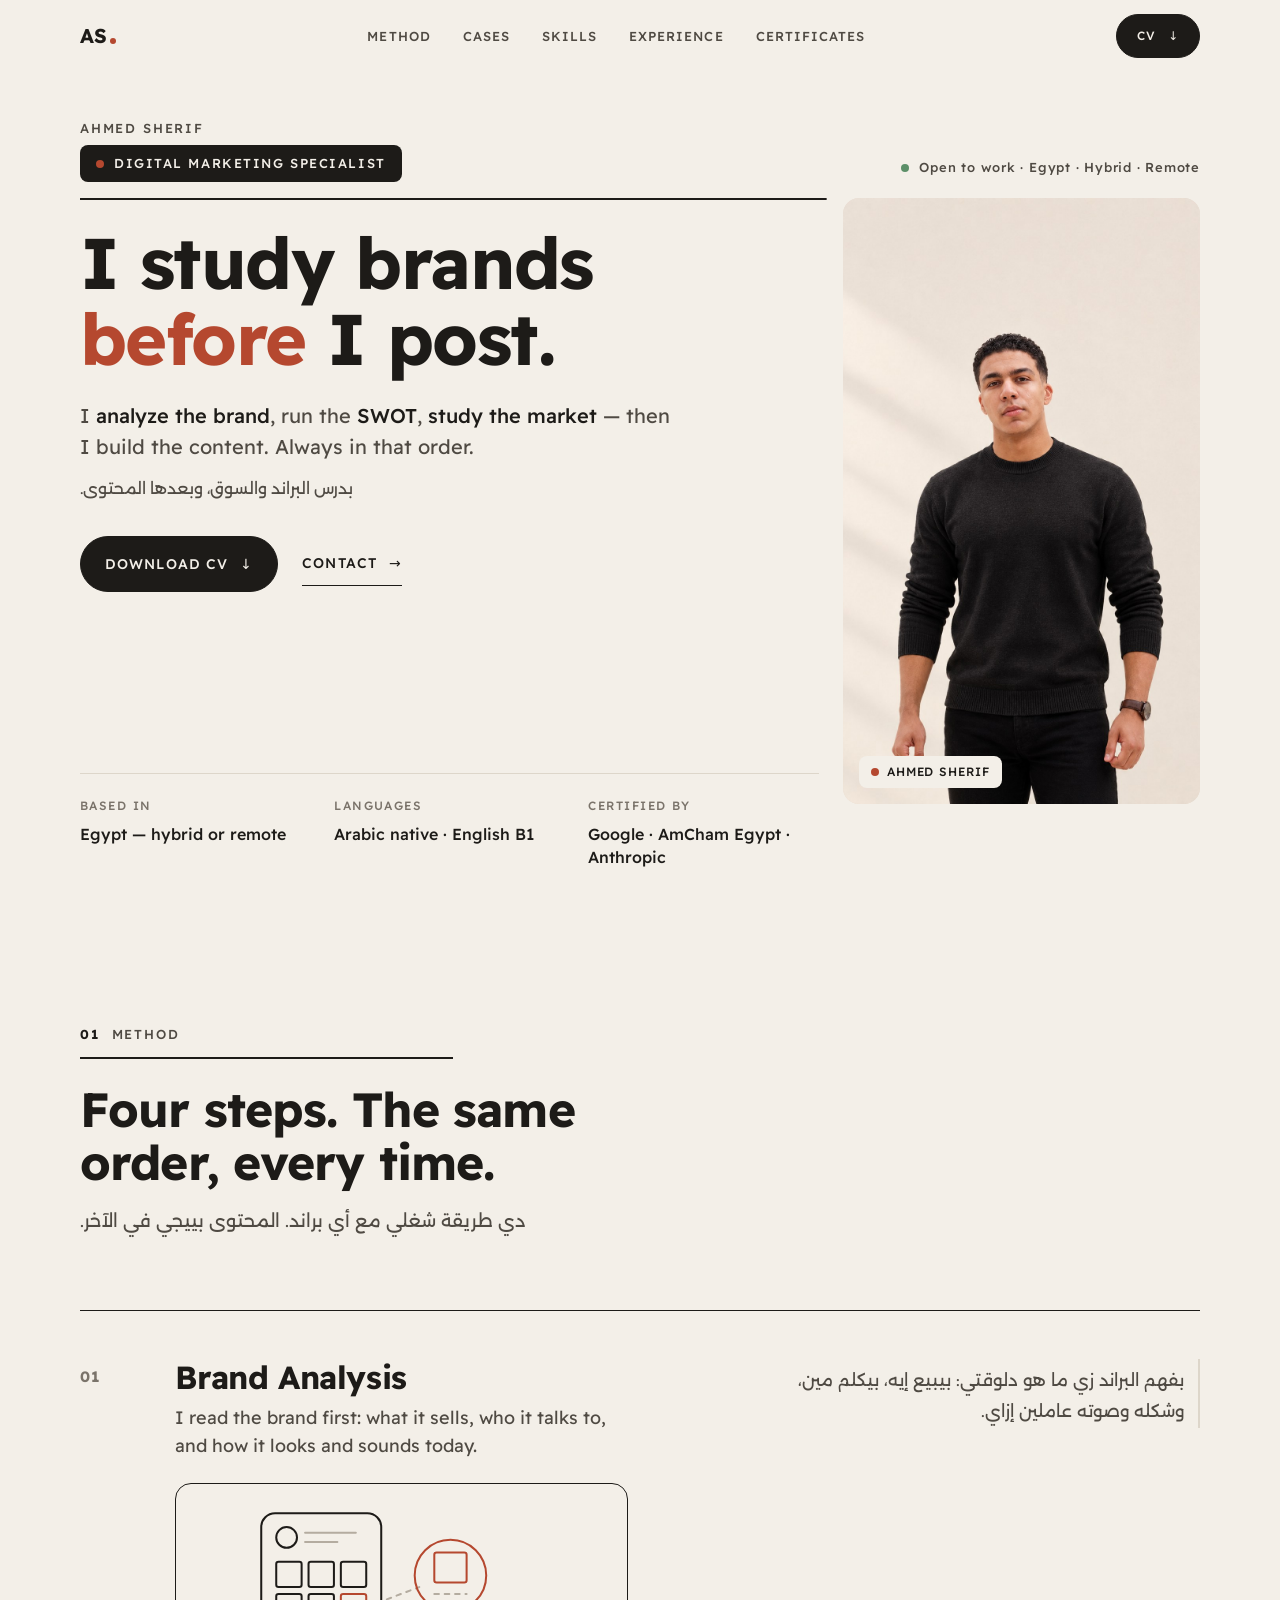
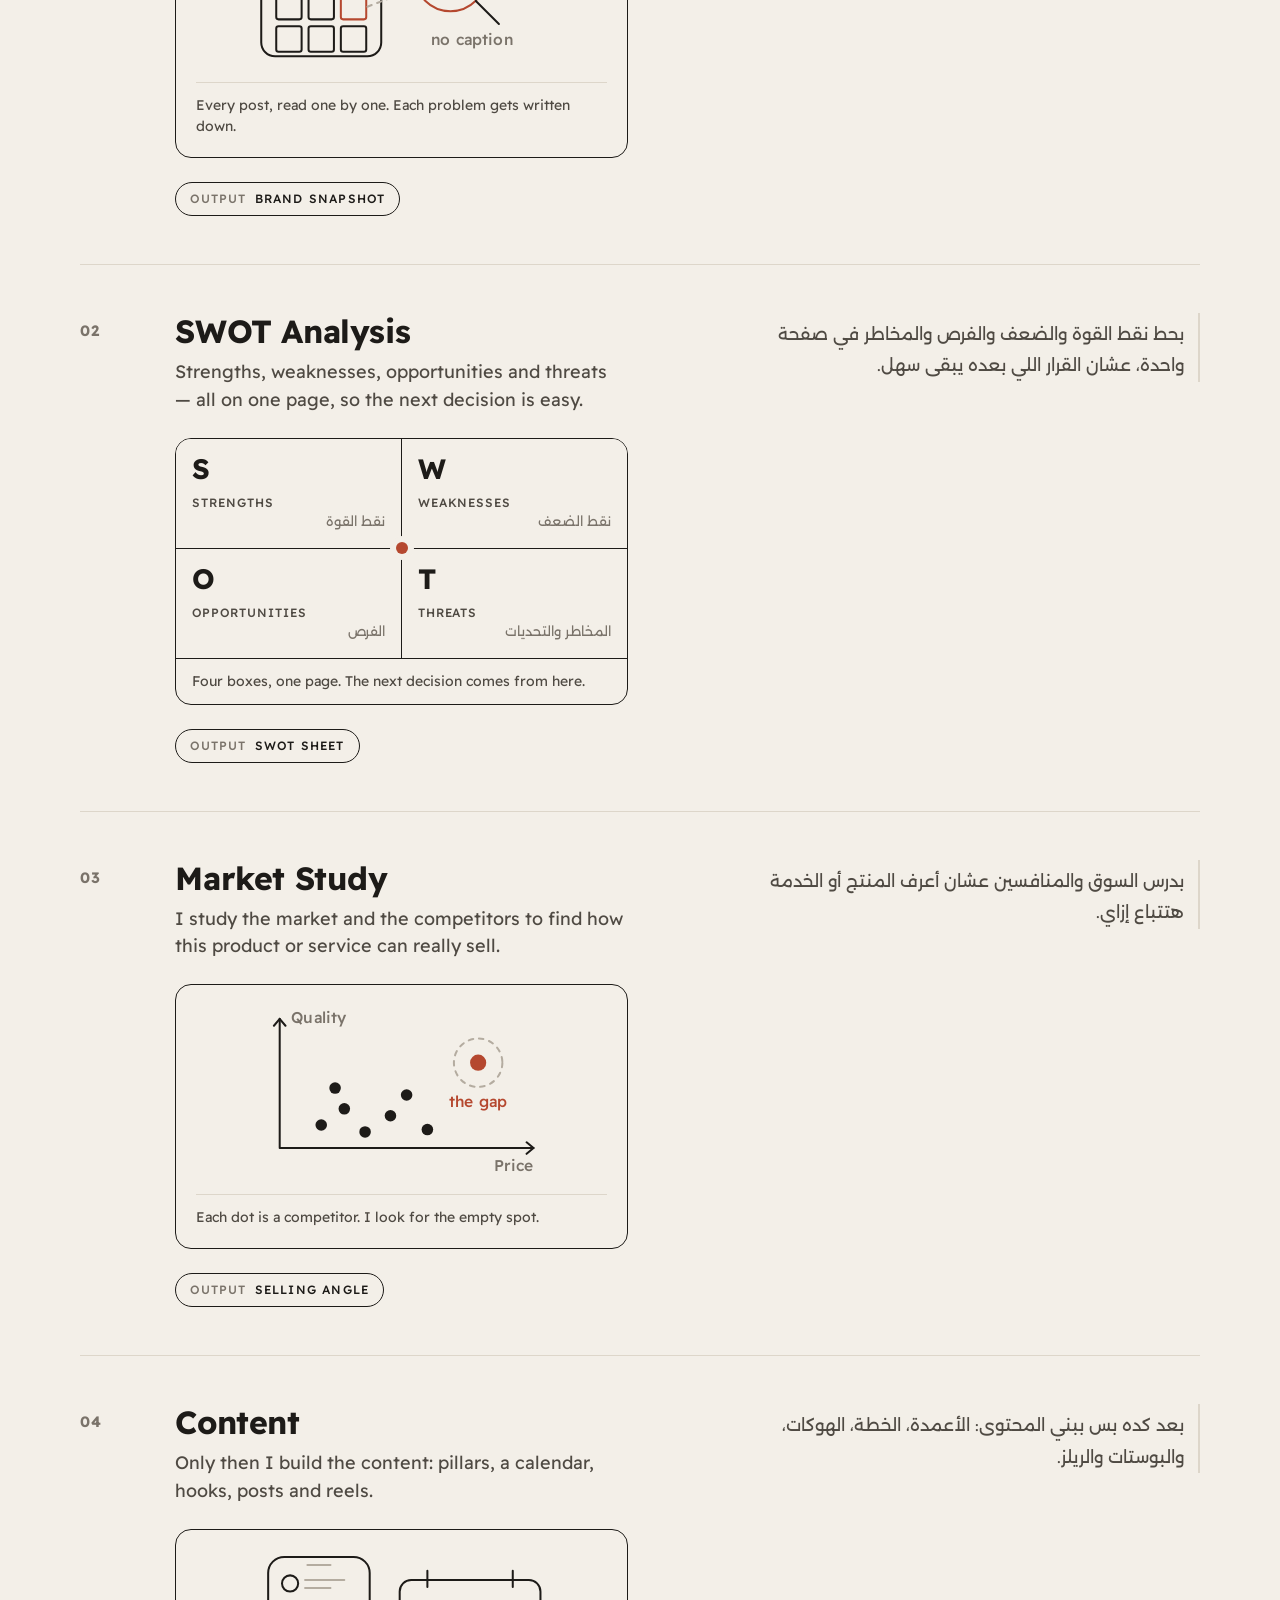
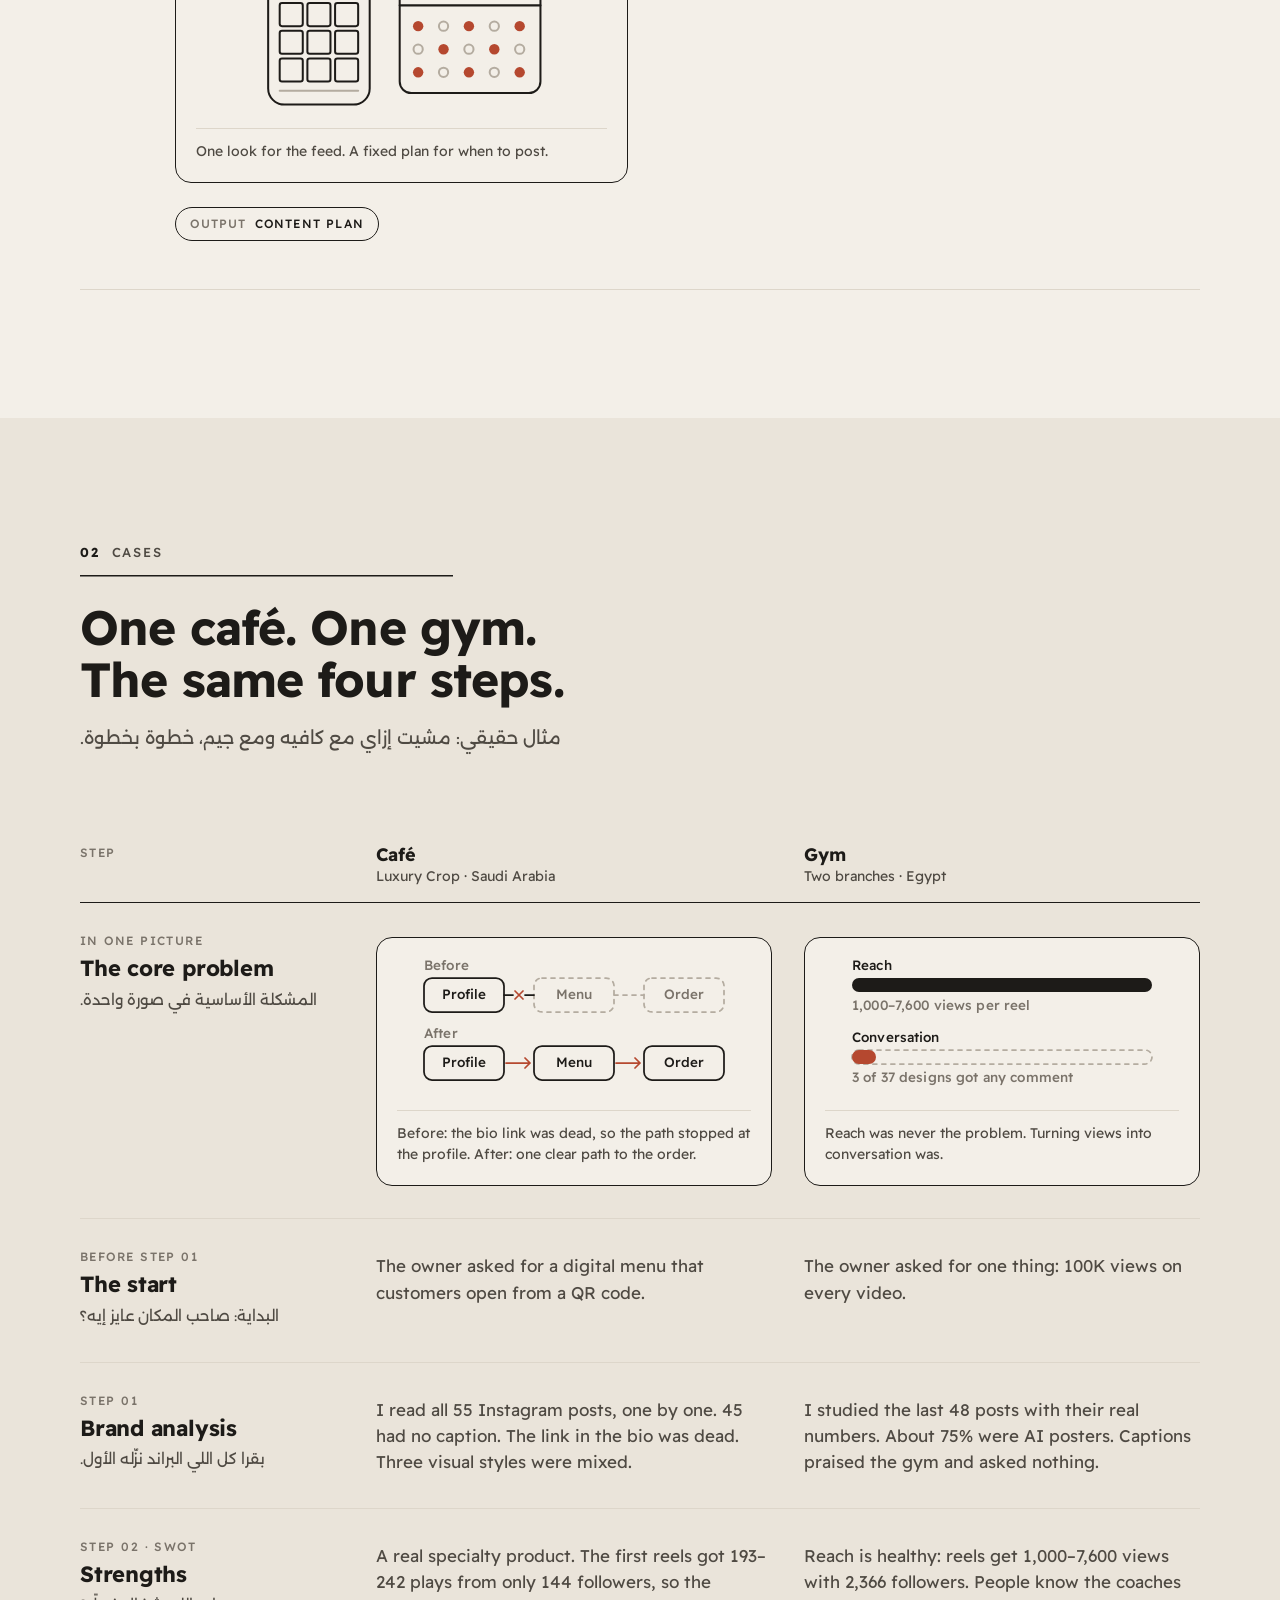
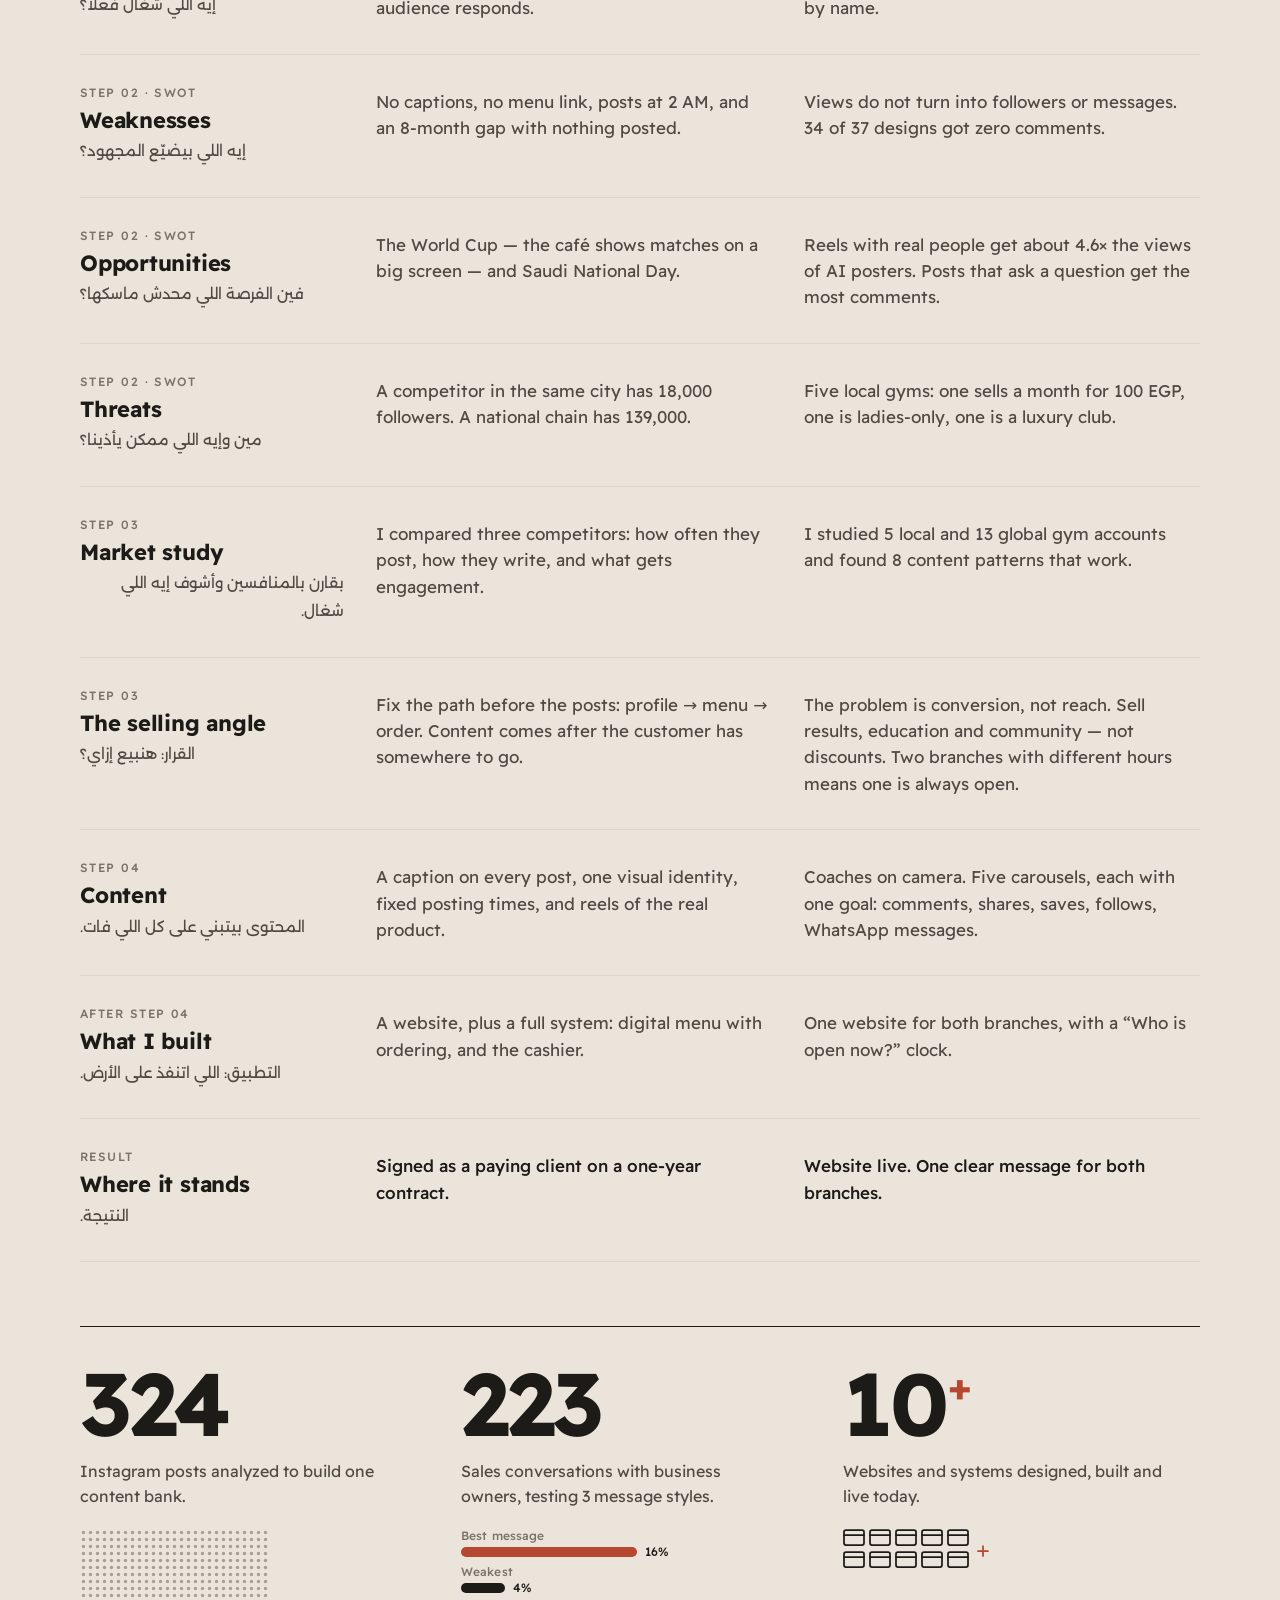
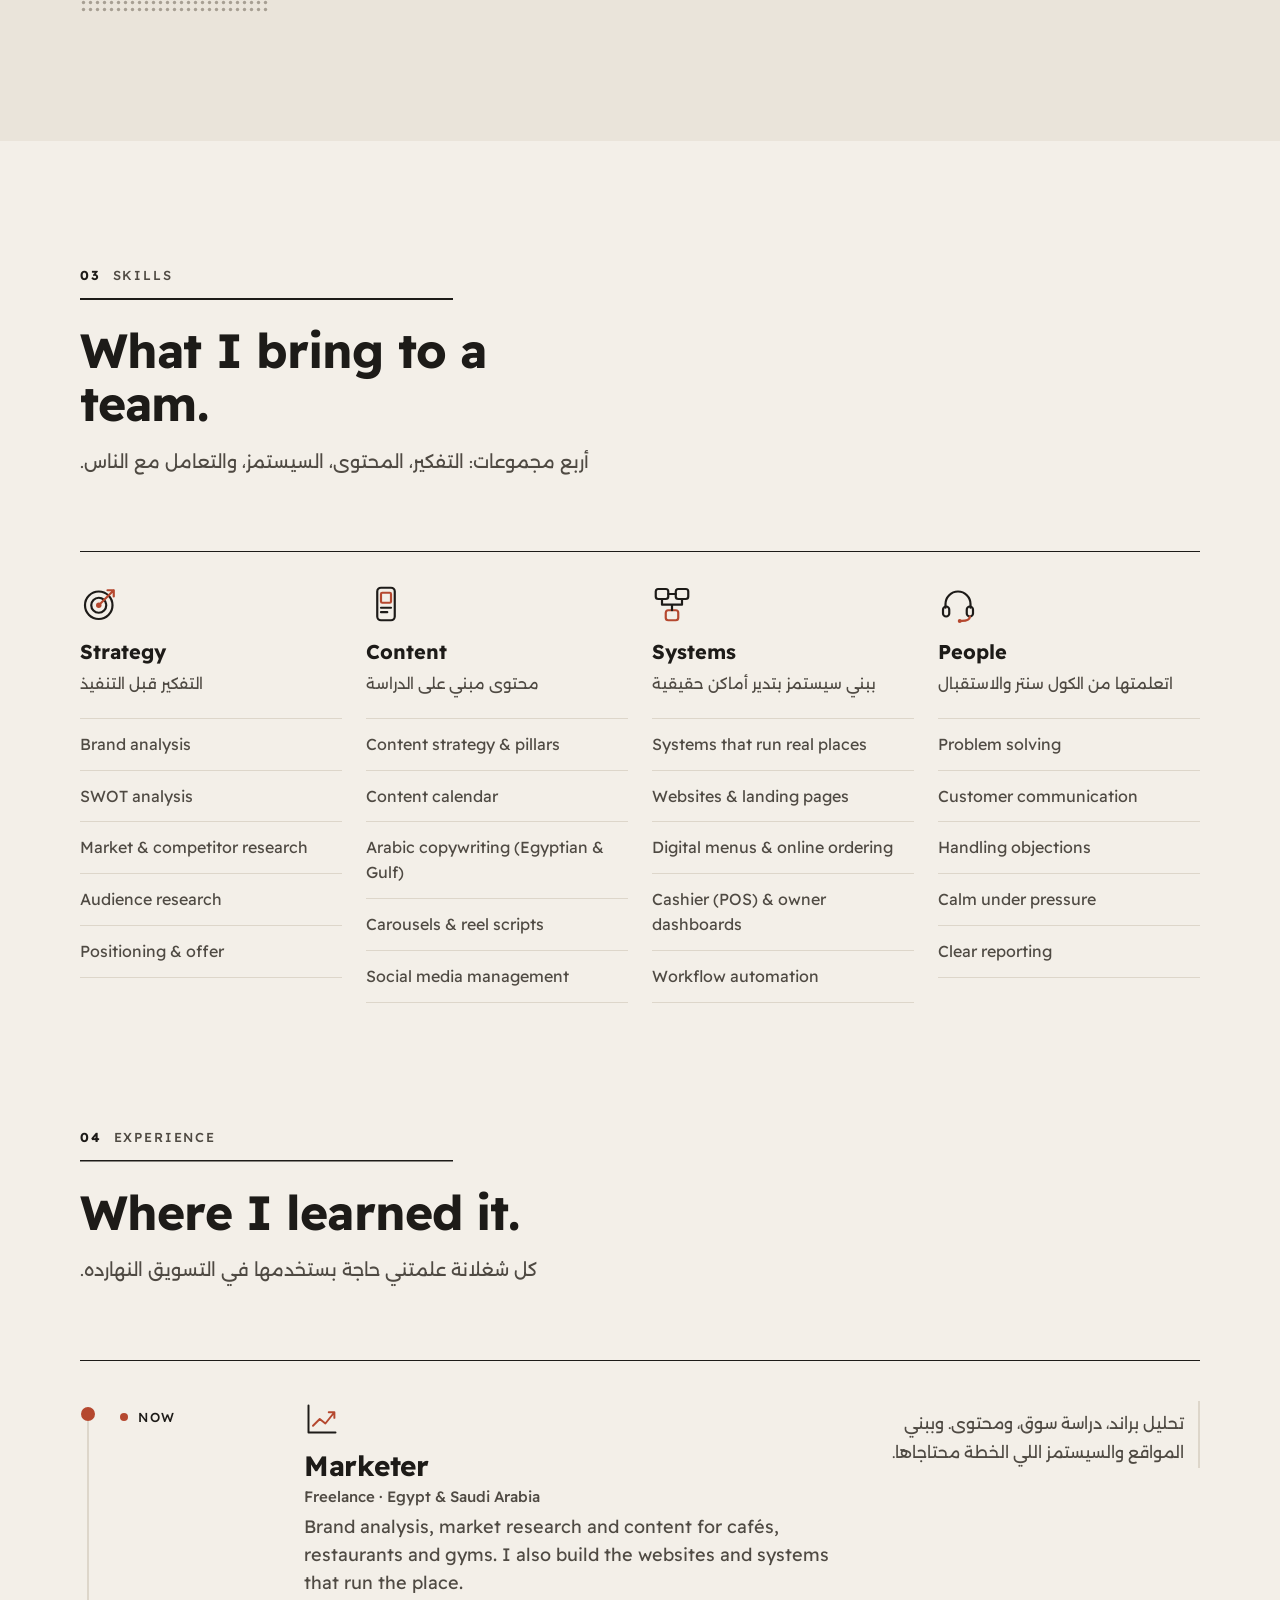
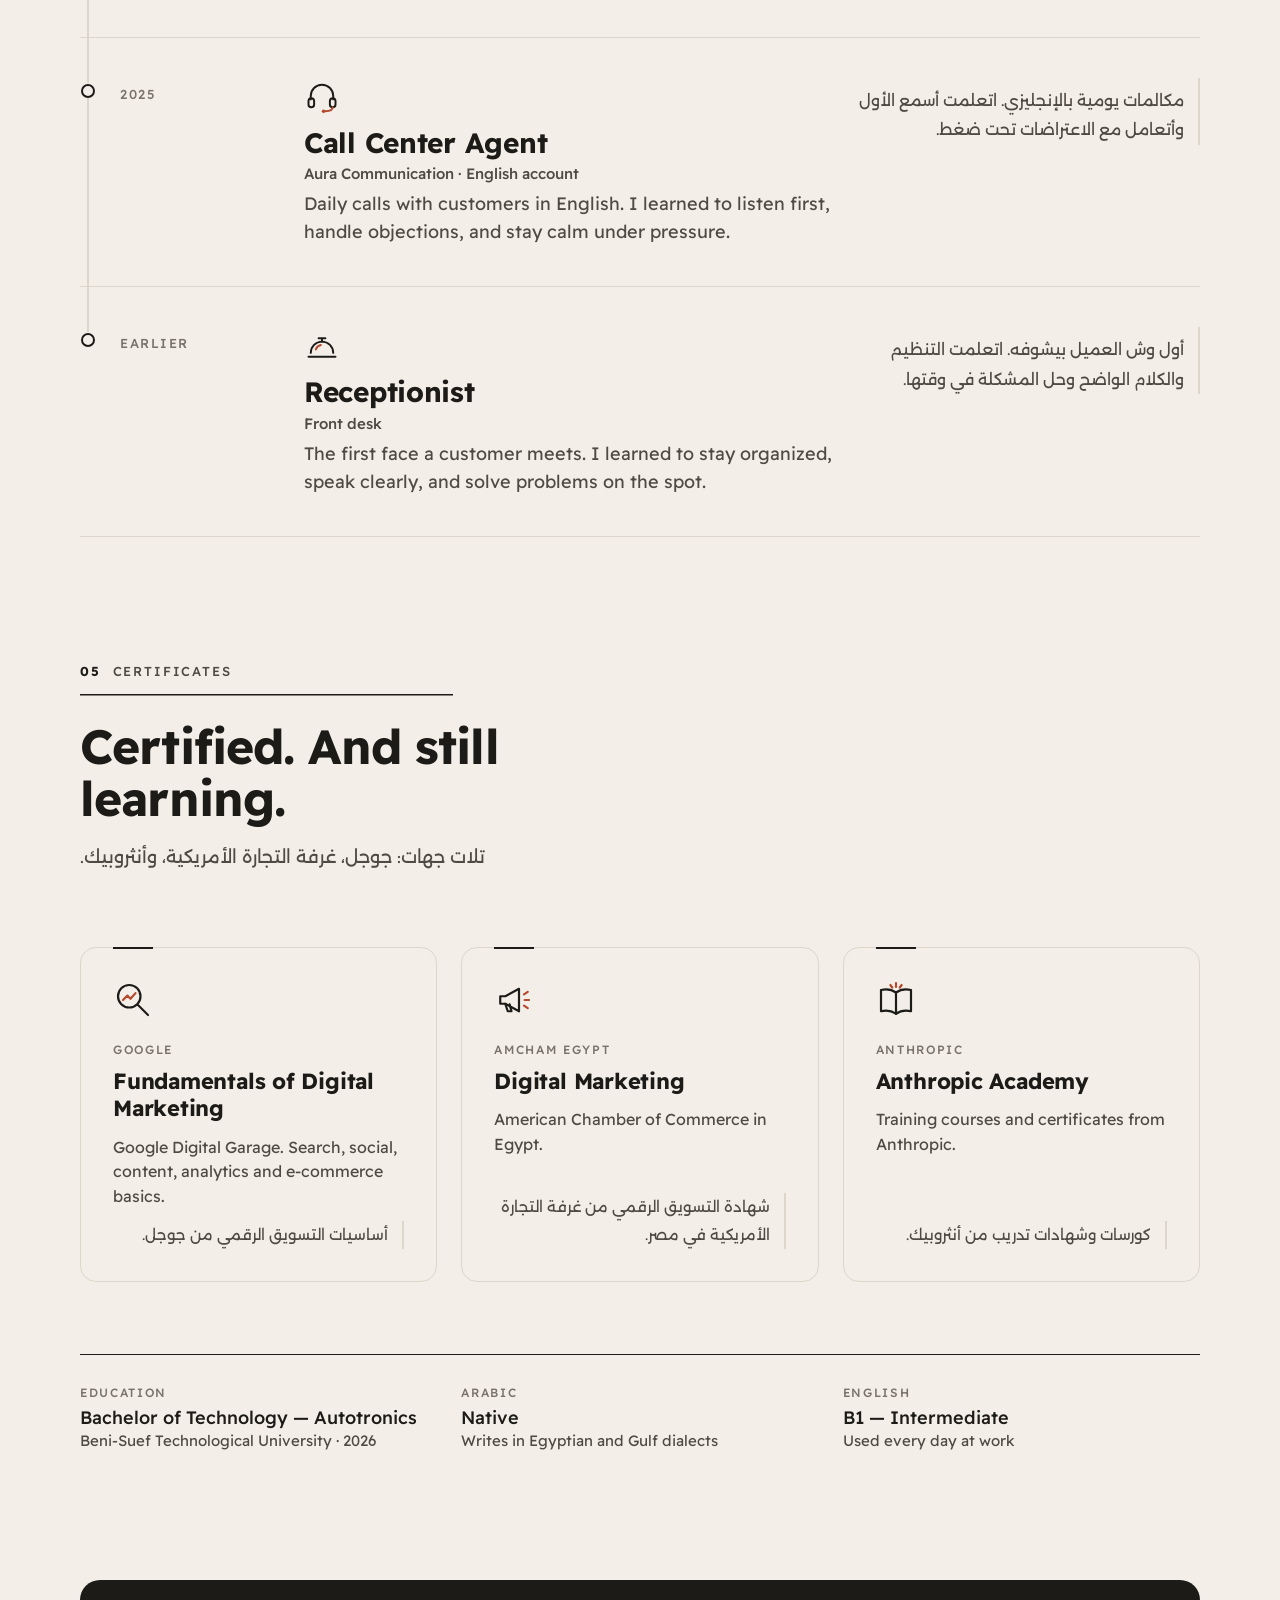
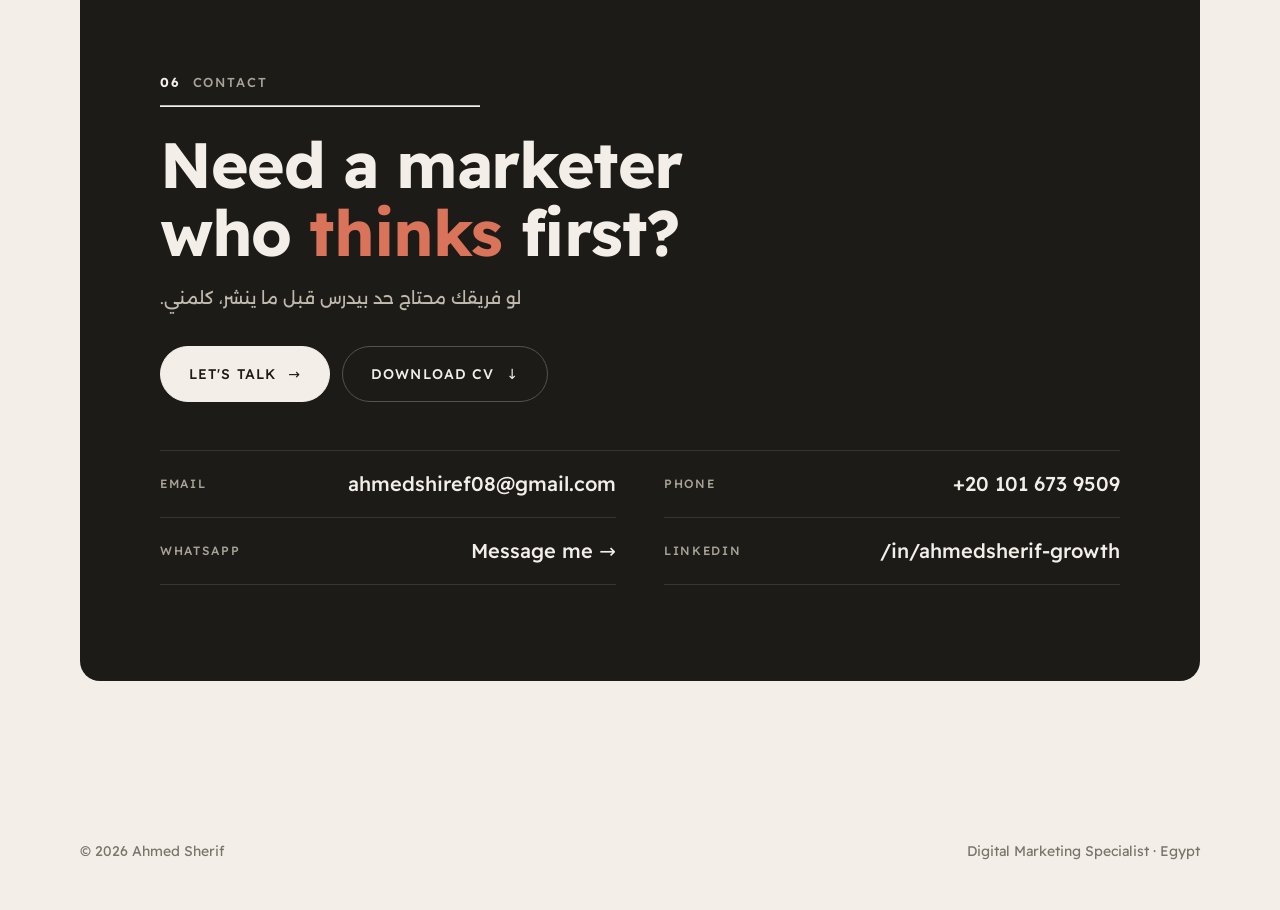
<file: index.html>
<!doctype html>
<html lang="en" dir="ltr">
<head>
<meta charset="utf-8">
<meta name="viewport" content="width=device-width, initial-scale=1">
<title>Ahmed Sherif — Digital Marketing Specialist</title>
<meta name="description" content="Digital Marketing Specialist. I analyze the brand, run the SWOT, study the market, then build the content.">
<meta property="og:title" content="Ahmed Sherif — Digital Marketing Specialist">
<meta property="og:description" content="I study brands before I post. Brand analysis, SWOT, market study, then content.">
<meta property="og:type" content="profile">
<meta property="og:url" content="https://a7madshiref001-ctrl.github.io/ahmed-sherif-cv/">
<meta property="og:image" content="https://a7madshiref001-ctrl.github.io/ahmed-sherif-cv/assets/portrait.jpg">
<meta name="twitter:card" content="summary_large_image">
<meta name="theme-color" content="#F3EFE8">
<link rel="icon" href="data:image/svg+xml,%3Csvg xmlns='http://www.w3.org/2000/svg' viewBox='0 0 64 64'%3E%3Crect width='64' height='64' rx='14' fill='%231D1B18'/%3E%3Ctext x='12' y='43' font-family='Arial' font-weight='700' font-size='28' fill='%23F3EFE8'%3EAS%3C/text%3E%3Ccircle cx='53' cy='41' r='4' fill='%23B5482F'/%3E%3C/svg%3E">
<link rel="preload" href="assets/fonts/readexpro-latin-3.woff2" as="font" type="font/woff2" crossorigin>
<link rel="stylesheet" href="assets/fonts/fonts.css">
<script>document.documentElement.classList.add('js')</script>
<style>
:root{
  --black:#1D1B18; --bg:#F3EFE8; --accent:#B5482F;
  --text-2:#4F4A43; --caption:#7A736A; --surface:#EAE4DA; --line:#DDD6CA;
  --en:'Readex Pro',system-ui,-apple-system,'Segoe UI',sans-serif;
  --ar:'Alexandria','Readex Pro',system-ui,sans-serif;
  --m:24px; --container:1280px; --r:16px;
  --ease:cubic-bezier(.2,.7,.2,1);
}
@media (min-width:768px){:root{--m:60px}}
@media (min-width:1200px){:root{--m:80px}}

*,*::before,*::after{box-sizing:border-box}
html{scroll-behavior:smooth;-webkit-text-size-adjust:100%}
body{margin:0;background:var(--bg);color:var(--black);font-family:var(--en);font-size:18px;line-height:1.55;-webkit-font-smoothing:antialiased;overflow-x:hidden}
img{display:block;max-width:100%}
a{color:inherit;text-decoration:none}
h1,h2,h3,p,ul,ol,dl,dd,figure{margin:0;padding:0}
ul,ol{list-style:none}
:focus-visible{outline:2px solid var(--black);outline-offset:4px;border-radius:4px}
::selection{background:var(--black);color:var(--bg)}

.wrap{max-width:var(--container);margin-inline:auto;padding-inline:var(--m)}
.ar{font-family:var(--ar);direction:rtl;unicode-bidi:isolate;line-height:1.85;color:var(--text-2);font-size:16px}
.dot{display:inline-block;width:8px;height:8px;border-radius:50%;background:var(--accent);flex:none}

/* ───────── buttons ───────── */
.btn{display:inline-flex;align-items:center;gap:12px;min-height:56px;padding:0 28px;border-radius:999px;font:500 14px/1 var(--en);letter-spacing:.08em;text-transform:uppercase;white-space:nowrap;transition:background .25s var(--ease),color .25s var(--ease),border-color .25s var(--ease)}
.btn-primary{background:var(--black);color:var(--bg);border:1px solid var(--black)}
.btn-primary:hover{background:transparent;color:var(--black)}
.btn-ghost{border:1px solid var(--black)}
.btn-ghost:hover{background:var(--black);color:var(--bg)}
.btn-text{padding:0;min-height:44px;border-radius:0;border-bottom:1px solid var(--black)}
.btn .arw{display:inline-block;transition:transform .25s var(--ease)}
.btn:hover .arw{transform:translateX(4px)}
.btn:hover .arw.dn{transform:translateY(3px)}

/* ───────── nav ───────── */
.nav{position:fixed;inset:0 0 auto 0;z-index:50;transition:background .3s,border-color .3s;border-bottom:1px solid transparent}
.nav.stuck{background:rgba(243,239,232,.95);backdrop-filter:blur(8px);-webkit-backdrop-filter:blur(8px);border-color:var(--line)}
.nav .wrap{display:flex;align-items:center;justify-content:space-between;height:72px}
.mark{font:700 20px/1 var(--en);letter-spacing:.01em;display:inline-flex;align-items:baseline;gap:3px;min-height:44px;align-items:center}
.mark i{width:6px;height:6px;border-radius:50%;background:var(--accent);display:inline-block;transform:translateY(5px)}
.nav-links{display:none;gap:32px;font:500 13px/1 var(--en);letter-spacing:.08em;text-transform:uppercase}
.nav-links a{padding:16px 0;position:relative;color:var(--text-2);transition:color .2s}
.nav-links a:hover,.nav-links a.on{color:var(--black)}
.nav-links a.on::after{content:"";position:absolute;left:0;right:0;bottom:8px;height:2px;background:var(--accent)}
.nav .btn{min-height:44px;padding:0 20px;font-size:12px}
@media (min-width:960px){.nav-links{display:flex}}

/* ───────── hero ───────── */
.hero{position:relative;min-height:100vh;min-height:100svh;display:flex;flex-direction:column}
.hero>.wrap{width:100%}
.hero-top{height:22vh;height:22svh;min-height:176px;display:flex;align-items:flex-end;padding-bottom:16px}
.hero-top .wrap{width:100%;display:flex;align-items:flex-end;justify-content:space-between;gap:16px;flex-wrap:wrap}
.id{display:flex;flex-direction:column;gap:10px;align-items:flex-start}
.id-name{font:500 13px/1 var(--en);letter-spacing:.14em;text-transform:uppercase;color:var(--text-2)}
.label{display:inline-flex;align-items:center;gap:10px;background:var(--black);color:var(--bg);font:500 12px/1 var(--en);letter-spacing:.09em;white-space:nowrap;text-transform:uppercase;padding:11px 14px;border-radius:8px}
.status{display:none;align-items:center;gap:10px;font:500 13px/1 var(--en);letter-spacing:.06em;color:var(--text-2);padding-bottom:8px}
.status .dot{background:#5C8F68;animation:pulse 2.8s infinite}
@keyframes pulse{0%{box-shadow:0 0 0 0 rgba(92,143,104,.4)}70%,100%{box-shadow:0 0 0 8px rgba(92,143,104,0)}}
@media (min-width:768px){.status{display:inline-flex}.label{font-size:13px;padding:12px 16px;letter-spacing:.12em}}

.anchor{height:2px;background:var(--black);width:66.666%;transform-origin:left center}
.js .anchor{clip-path:inset(0 100% 0 0);transition:clip-path 1.1s var(--ease)}
.js .anchor.in{clip-path:inset(0 0 0 0)}

.hero-body{flex:1;display:grid;gap:40px;padding-top:24px;padding-bottom:48px;align-content:start}
.hero h1{font:700 clamp(40px,10.6vw,56px)/1.06 var(--en);letter-spacing:-.022em;max-width:11ch}
.hero h1 em{font-style:normal;color:var(--accent)}
.hero-sub{margin-top:24px;font-size:18px;line-height:1.55;color:var(--text-2);max-width:34em}
.hero-sub b{color:var(--black);font-weight:500}
.hero .ar{margin-top:12px;width:fit-content;max-width:100%}
.hero-cta{margin-top:32px;display:flex;flex-wrap:wrap;gap:16px 24px;align-items:center}
.hero-cta .btn-primary{padding:0 24px}
@media (max-width:399px){.hero-cta{gap:16px 18px}.hero-cta .btn-primary{padding:0 20px;gap:10px}}
.photo{position:relative;border-radius:var(--r);overflow:hidden;background:#EAE0D5;aspect-ratio:4/5;max-width:520px}
.photo img{width:100%;height:100%;object-fit:cover;object-position:50% 18%}
.photo figcaption{position:absolute;left:16px;bottom:16px;display:inline-flex;align-items:center;gap:8px;background:var(--bg);color:var(--black);font:500 12px/1 var(--en);letter-spacing:.08em;text-transform:uppercase;padding:10px 12px;border-radius:8px}

@media (min-width:960px){
  .hero-body{grid-template-columns:repeat(12,1fr);column-gap:24px;row-gap:0;padding-top:0;padding-bottom:0}
  .hero-text{grid-column:1 / span 8;grid-row:1;padding-top:24px;padding-bottom:40px}
  .hero h1{font-size:clamp(52px,5.6vw,76px);max-width:11.5ch}
  .hero-sub{font-size:20px;max-width:30em}
  .hero-photo{grid-column:9 / span 4;grid-row:1 / span 2;margin-top:-2px;display:flex}
  .hero-body{grid-template-rows:1fr auto}
  .photo{aspect-ratio:auto;max-width:none;width:100%;height:calc(78vh - 96px);height:calc(78svh - 96px);min-height:400px;max-height:640px}
  .photo img{object-position:50% 10%}
}

.facts{border-top:1px solid var(--line);display:grid;grid-template-columns:1fr}
.facts div{padding:20px 0;border-bottom:1px solid var(--line);display:flex;justify-content:space-between;gap:24px;align-items:baseline}
.facts dt{font:500 12px/1.4 var(--en);letter-spacing:.12em;text-transform:uppercase;color:var(--caption);white-space:nowrap;flex:none}
.facts dd{font:500 15px/1.4 var(--en);text-align:right}
@media (min-width:960px){
  .facts{grid-column:1 / span 8;grid-row:2;grid-template-columns:repeat(3,1fr);column-gap:24px;align-self:end}
  .facts div{flex-direction:column;justify-content:flex-start;gap:8px;border-bottom:0;padding:24px 0 32px}
  .facts dd{text-align:left;font-size:16px}
}

/* ───────── sections ───────── */
section{padding-block:64px;scroll-margin-top:72px}
@media (min-width:960px){section{padding-block:128px}}
.sec-head{margin-bottom:40px}
.sec-tag{display:flex;align-items:center;gap:12px;font:500 13px/1 var(--en);letter-spacing:.14em;text-transform:uppercase;color:var(--text-2);margin-bottom:16px}
.sec-tag b{font-weight:700;color:var(--black)}
.sec-head .anchor{width:33.333%;min-width:120px}
.sec-head h2{margin-top:24px;font:700 clamp(30px,7.4vw,48px)/1.1 var(--en);letter-spacing:-.018em;max-width:16ch}
.sec-head h2 em{font-style:normal}
.sec-head .ar{margin-top:16px;width:fit-content;max-width:36em;font-size:17px}
@media (min-width:960px){.sec-head{margin-bottom:72px}.sec-head .ar{font-size:18px}}

/* ───────── 01 method ───────── */
.steps{border-top:1px solid var(--black)}
.step{display:grid;gap:16px;border-bottom:1px solid var(--line);position:relative}
.step-n{font:700 15px/1 var(--en);letter-spacing:.08em;color:var(--caption);display:flex;align-items:center;gap:10px}
.step-n::after{content:"";width:24px;height:1px;background:var(--caption)}
.step h3{font:700 clamp(24px,5.6vw,32px)/1.15 var(--en);letter-spacing:-.012em}
.step p.en{color:var(--text-2);max-width:30em;margin-top:8px}
.note{text-align:right;border-inline-start:2px solid var(--line);padding-inline-start:14px}
.step{padding:28px 0}
.out{display:inline-flex;align-items:center;gap:8px;font:500 12px/1 var(--en);letter-spacing:.1em;text-transform:uppercase;border:1px solid var(--black);border-radius:999px;padding:10px 14px;width:fit-content;height:fit-content;white-space:nowrap}
.out span{color:var(--caption)}
@media (min-width:960px){
  .step{grid-template-columns:repeat(12,1fr);column-gap:24px;padding:48px 0;align-items:start;transition:background .3s}
  .step{row-gap:24px}
  .step-n{grid-column:1 / span 1;grid-row:1;padding-top:10px}
  .step-n::after{display:none}
  .step-main{grid-column:2 / span 5;grid-row:1}
  .step .ar{grid-column:8 / span 5;grid-row:1;padding-top:6px;font-size:17px}
  .step .out{grid-column:2 / span 5;grid-row:2}
  .step::before{content:"";position:absolute;left:0;top:-1px;height:2px;width:0;background:var(--accent);transition:width .5s var(--ease)}
  .step:hover::before{width:calc(100% / 12)}
}

.swot{display:grid;grid-template-columns:1fr 1fr;position:relative;overflow:hidden;background:var(--bg)}
.swot div{padding:16px;min-height:104px;display:flex;flex-direction:column;justify-content:space-between;gap:12px}
.swot div:nth-child(odd){border-right:1px solid var(--black)}
.swot div:nth-child(-n+2){border-bottom:1px solid var(--black)}
.swot b{font:700 28px/1 var(--en)}
.swot span{font:500 12px/1.3 var(--en);letter-spacing:.08em;text-transform:uppercase;color:var(--text-2)}
.swot small{display:block;font:400 13px/1.5 var(--ar);direction:rtl;text-align:right;color:var(--caption);letter-spacing:0;text-transform:none;margin-top:2px}
.swot::after{content:"";position:absolute;left:50%;top:50%;width:12px;height:12px;border-radius:50%;background:var(--accent);transform:translate(-50%,-50%);box-shadow:0 0 0 6px var(--bg)}

/* ───────── 02 proof ───────── */
.stats{display:grid;grid-template-columns:1fr;border-top:1px solid var(--black)}
.stat{padding:28px 0;border-bottom:1px solid var(--line)}
.stat b{display:block;font:700 clamp(56px,15vw,88px)/1 var(--en);letter-spacing:-.03em}
.stat b sup{font-size:.45em;color:var(--accent);vertical-align:top;position:relative;top:.18em;margin-left:2px}
.stat p{margin-top:12px;color:var(--text-2);max-width:20em;font-size:16px}
@media (min-width:768px){
  .stats{grid-template-columns:repeat(3,1fr);column-gap:24px}
  .stat{border-bottom:0;padding:32px 0 0}
}
.ptable{border-top:1px solid var(--black)}
.pt-switch{position:sticky;top:72px;z-index:5;display:grid;grid-template-columns:1fr 1fr;gap:6px;padding:10px 0;background:var(--surface);border-bottom:1px solid var(--line)}
.pt-switch button{appearance:none;border:1px solid var(--black);background:transparent;color:var(--black);font:500 13px/1 var(--en);letter-spacing:.1em;text-transform:uppercase;min-height:44px;border-radius:999px;cursor:pointer;transition:background .2s,color .2s}
.pt-switch button[aria-pressed="true"]{background:var(--black);color:var(--bg)}
html:not(.js) .pt-switch{display:none}
.pt-head{display:none}
.pt-who{margin:0;padding:14px 0 12px;font:400 15px/1.4 var(--en);color:var(--text-2);border-bottom:1px solid var(--line)}
.pt-who b{color:var(--black);font-weight:700}
.pt-who span{display:block}
.pt-row{padding:24px 0;border-bottom:1px solid var(--line)}
.pt-k{display:block;font:500 12px/1 var(--en);letter-spacing:.12em;text-transform:uppercase;color:var(--caption)}
.pt-step h3{font:700 22px/1.2 var(--en);letter-spacing:-.01em;margin-top:8px}
.pt-step .ar{font-size:15px;margin-top:4px;width:fit-content;max-width:100%}
.pt-cell{margin-top:14px}
.pt-cell p{color:var(--text-2);font-size:17px;line-height:1.55}
.pt-lab{display:inline-block;font:500 12px/1 var(--en);letter-spacing:.12em;text-transform:uppercase;color:var(--black);margin-bottom:6px}
.pt-result .pt-cell p{color:var(--black);font-weight:500}
@media (max-width:899px){
  .ptable[data-show="cafe"] .c-gym,.ptable[data-show="gym"] .c-cafe{display:none}
  .ptable[data-show] .pt-lab{display:none}
  .ptable[data-show="cafe"] .w-gym,.ptable[data-show="gym"] .w-cafe{display:none}
}
@media (min-width:900px){
  .pt-switch,.pt-who{display:none}
  .pt-head,.pt-row{display:grid;grid-template-columns:minmax(0,3fr) minmax(0,4.5fr) minmax(0,4.5fr);column-gap:32px}
  .pt-head{position:sticky;top:72px;z-index:5;background:var(--surface);padding:16px 0;border-bottom:1px solid var(--black);font:400 14px/1.4 var(--en);color:var(--text-2)}
  .pt-head span:first-child{font:500 12px/1.6 var(--en);letter-spacing:.12em;text-transform:uppercase;color:var(--caption)}
  .pt-head b{display:block;font:700 18px/1.3 var(--en);color:var(--black)}
  .pt-row{padding:32px 0;align-items:start}
  .pt-cell{margin-top:0;padding-top:2px}
  .pt-lab{display:none}
  .ptable{border-top:0}
}

/* ───────── 03 skills ───────── */
.skills{display:grid;gap:40px;border-top:1px solid var(--black);padding-top:32px}
.skill h3{font:700 20px/1.2 var(--en);display:flex;align-items:center;gap:10px}
.skill .ar{font-size:15px;margin-top:6px;width:fit-content}
.skill ul{margin-top:20px}
.skill li{padding:13px 0;border-bottom:1px solid var(--line);font-size:16px;color:var(--text-2)}
.skill li:first-child{border-top:1px solid var(--line)}
@media (min-width:640px){.skills{grid-template-columns:repeat(2,1fr);column-gap:24px}}
@media (min-width:1100px){.skills{grid-template-columns:repeat(4,1fr)}}

/* ───────── 04 experience ───────── */
.xp{border-top:1px solid var(--black)}
.job{display:grid;gap:10px;padding:32px 0;border-bottom:1px solid var(--line)}
.job-when{font:500 13px/1 var(--en);letter-spacing:.12em;text-transform:uppercase;color:var(--caption);display:flex;align-items:center;gap:10px}
.job.now .job-when{color:var(--black)}
.job h3{font:700 clamp(22px,5.2vw,28px)/1.2 var(--en);letter-spacing:-.01em}
.job-where{font:500 15px/1.4 var(--en);color:var(--text-2);margin-top:4px}
.job p.en{color:var(--text-2);max-width:32em;margin-top:6px}
.job .ar{font-size:15px}
@media (min-width:960px){
  .job{grid-template-columns:repeat(12,1fr);column-gap:24px;padding:40px 0;align-items:start}
  .job-when{grid-column:1 / span 2;padding-top:10px}
  .job-main{grid-column:3 / span 6}
  .job .ar{grid-column:9 / span 4;padding-top:8px;font-size:16px}
}

/* ───────── 05 certificates ───────── */
.certs{display:grid;gap:24px}
.cert{border:1px solid var(--line);border-radius:var(--r);padding:24px;display:flex;flex-direction:column;gap:12px;position:relative;transition:border-color .3s}
.cert:hover{border-color:var(--black)}
.cert::before{content:"";position:absolute;left:24px;top:-1px;width:40px;height:2px;background:var(--black)}
.cert-by{font:500 12px/1 var(--en);letter-spacing:.14em;text-transform:uppercase;color:var(--caption);margin-top:8px}
.cert h3{font:700 22px/1.25 var(--en);letter-spacing:-.01em}
.cert p.en{color:var(--text-2);font-size:16px}
.cert .ar{margin-top:auto;font-size:15px}
@media (min-width:960px){.certs{grid-template-columns:repeat(3,1fr)}.cert{padding:32px;min-height:240px}.cert::before{left:32px}}
.edu{margin-top:48px;display:grid;gap:0;border-top:1px solid var(--black)}
.edu div{padding:24px 0;border-bottom:1px solid var(--line);display:grid;gap:6px;align-content:start}
.edu dt{font:500 12px/1 var(--en);letter-spacing:.14em;text-transform:uppercase;color:var(--caption)}
.edu dd{font:500 18px/1.4 var(--en)}
.edu dd small{display:block;font:400 15px/1.5 var(--en);color:var(--text-2)}
@media (min-width:960px){.edu{grid-template-columns:repeat(3,1fr);column-gap:24px;margin-top:72px}.edu div{border-bottom:0;padding:32px 0 0}}

/* ───────── 06 contact ───────── */
.cta{background:var(--black);color:var(--bg);border-radius:20px;padding:40px 20px;position:relative;overflow:hidden}
.cta .sec-tag{color:#A8A297}.cta .sec-tag b{color:var(--bg)}
.cta .anchor{background:var(--bg);width:33.333%;min-width:120px}
.cta h2{margin-top:24px;font:700 clamp(32px,8vw,64px)/1.06 var(--en);letter-spacing:-.022em;max-width:13ch}
.cta h2 em{font-style:normal;color:#D9735A}
.cta .ar{color:#BFB9AE;margin-top:16px;width:fit-content;font-size:17px}
.cta-row{margin-top:32px;display:flex;flex-wrap:wrap;gap:12px}
@media (max-width:479px){.cta-row .btn{flex:1 1 100%;justify-content:center}}
.cta .btn-primary{background:var(--bg);color:var(--black);border-color:var(--bg)}
.cta .btn-primary:hover{background:transparent;color:var(--bg)}
.cta .btn-ghost{border-color:#57524A;color:var(--bg)}
.cta .btn-ghost:hover{background:var(--bg);color:var(--black);border-color:var(--bg)}
.links{margin-top:48px;border-top:1px solid #38342E;display:grid}
.links a{display:flex;justify-content:space-between;align-items:center;gap:16px;padding:20px 0;border-bottom:1px solid #38342E;min-height:64px;transition:padding .3s var(--ease)}
.links a:hover{padding-left:12px}
.links span{font:500 12px/1 var(--en);letter-spacing:.14em;text-transform:uppercase;color:#A8A297}
.links b{font:500 clamp(14px,4vw,20px)/1.3 var(--en);text-align:right;overflow-wrap:anywhere;min-width:0}
.links span{flex:none}
@media (min-width:960px){.cta{padding:96px 80px}.links{grid-template-columns:repeat(2,1fr);column-gap:48px}}
footer{padding:32px 0 48px;font:400 14px/1.5 var(--en);color:var(--caption)}
footer .wrap{display:flex;justify-content:space-between;gap:16px;flex-wrap:wrap}


/* ───────── line drawings ───────── */
.ill{display:block;overflow:visible;color:var(--black)}
.ill .a{stroke:var(--accent)}
.ill .g{stroke:#B4ACA0}
.ill .dash{stroke-dasharray:4 5}
.ill .fa{fill:var(--accent);stroke:none}
.ill .fk{fill:var(--black);stroke:none}
.ill .fc,.ill .fc circle{fill:#A79F93;stroke:none}
.ill text{font:500 12px/1 var(--en);fill:var(--caption);stroke:none;letter-spacing:.01em}
.ill text.tk{fill:var(--black)}
.ill text.ta{fill:var(--accent)}
.ico{width:40px;height:40px;margin-bottom:16px}
.fig{margin:24px 0 0;border:1px solid var(--black);border-radius:var(--r);padding:20px;max-width:480px;background:var(--bg)}
.fig .ill{width:100%;max-width:300px;height:auto;margin-inline:auto}
.fig .ill text{font-size:13.5px}
@media (max-width:420px){.fig{padding:16px}}
.fig figcaption{margin-top:16px;padding-top:12px;border-top:1px solid var(--line);font:400 14px/1.5 var(--en);color:var(--text-2)}
.fig-swot{padding:0;overflow:hidden}
.fig-swot .swot{margin:0;border:0;border-radius:0;max-width:none}
.fig-swot figcaption{margin:0;padding:12px 16px;border-top:1px solid var(--black)}
.fig-wide{max-width:none;margin:0}
.pt-pic .pt-cell{margin-top:16px}
.stat-ill{margin-top:20px;max-width:100%;height:auto}
.stat:nth-child(1) .stat-ill{width:189px}
.stat:nth-child(2) .stat-ill{width:220px}
.stat:nth-child(3) .stat-ill{width:150px}
.cert .ico{margin-bottom:4px}
.job-main .ico{width:36px;height:36px;margin-bottom:12px}
/* draw-on: strokes trace in, fills fade in, bars grow */
.js .ill .d{stroke-dasharray:1;stroke-dashoffset:1;transition:stroke-dashoffset 1.3s var(--ease) .1s}
.js .in .ill .d{stroke-dashoffset:0}
.js .ill .f{opacity:0;transition:opacity .7s var(--ease) .7s}
.js .in .ill .f{opacity:1}
.js .ill .grow{transform:scaleX(0);transform-box:fill-box;transform-origin:left center;transition:transform 1.1s var(--ease) .5s}
.js .in .ill .grow{transform:none}
/* experience timeline */
.xp{position:relative}
.job{position:relative;padding-left:36px}
.job:not(:last-child)::before{content:"";position:absolute;left:7px;top:52px;bottom:-38px;width:2px;background:var(--line)}
.job::after{content:"";position:absolute;left:1px;top:38px;width:14px;height:14px;border-radius:50%;border:2px solid var(--black);background:var(--bg);box-sizing:border-box}
.job.now::after{background:var(--accent);border-color:var(--accent)}
@media (min-width:960px){.job{padding-left:40px}.job::after{top:46px}.job:not(:last-child)::before{top:60px;bottom:-46px}}
@media (min-width:900px){.pt-pic .pt-cell{margin-top:0}}
@media (prefers-reduced-motion:reduce){
  .js .ill .d{stroke-dashoffset:0;transition:none}
  .js .ill .f{opacity:1;transition:none}
  .js .ill .grow{transform:none;transition:none}
}
@media print{.js .ill .d{stroke-dashoffset:0}.js .ill .f{opacity:1}.js .ill .grow{transform:none}}

/* ───────── side index ───────── */
.rail{display:none}
@media (min-width:1360px){
  .rail{display:flex;flex-direction:column;gap:4px;position:fixed;right:20px;top:50%;transform:translateY(-50%);z-index:40}
  .rail a{font:500 11px/1 var(--en);letter-spacing:.06em;color:var(--caption);padding:9px 6px;display:flex;align-items:center;gap:8px;justify-content:flex-end;transition:color .2s}
  .rail a::after{content:"";width:8px;height:1px;background:currentColor;transition:width .3s var(--ease),background .2s}
  .rail a.on{color:var(--black)}
  .rail a.on::after{width:20px;height:2px;background:var(--accent)}
}

/* ───────── reveal ───────── */
.js .rv{opacity:0;transform:translateY(18px);transition:opacity .8s var(--ease),transform .8s var(--ease);transition-delay:var(--d,0s)}
.js .rv.in{opacity:1;transform:none}
@media (prefers-reduced-motion:reduce){
  html{scroll-behavior:auto}
  .js .rv,.js .anchor{opacity:1;transform:none;clip-path:none;transition:none}
  .status .dot{animation:none}
}
@media print{.nav,.rail{display:none}.js .rv,.js .anchor{opacity:1;transform:none;clip-path:none}}
</style>
</head>
<body>

<header class="nav" id="nav">
  <div class="wrap">
    <a class="mark" href="#top" aria-label="Ahmed Sherif — home">AS<i></i></a>
    <nav class="nav-links" aria-label="Sections">
      <a href="#method">Method</a>
      <a href="#proof">Cases</a>
      <a href="#skills">Skills</a>
      <a href="#experience">Experience</a>
      <a href="#certificates">Certificates</a>
    </nav>
    <a class="btn btn-primary" href="assets/Ahmed_Sherif_CV.pdf" download>CV <span class="arw dn">↓</span></a>
  </div>
</header>

<nav class="rail" aria-hidden="true">
  <a href="#top">00</a><a href="#method">01</a><a href="#proof">02</a><a href="#skills">03</a><a href="#experience">04</a><a href="#certificates">05</a><a href="#contact">06</a>
</nav>

<main id="top">

<!-- ═════════ HERO ═════════ -->
<div class="hero" data-sec="top">
  <div class="hero-top">
    <div class="wrap">
      <div class="id">
        <span class="id-name">Ahmed Sherif</span>
        <span class="label"><span class="dot"></span>Digital Marketing Specialist</span>
      </div>
      <span class="status"><span class="dot"></span>Open to work · Egypt · Hybrid · Remote</span>
    </div>
  </div>
  <div class="wrap"><div class="anchor"></div></div>

  <div class="wrap hero-body">
    <div class="hero-text">
      <h1 class="rv">I study brands <em>before</em> I post.</h1>
      <p class="hero-sub rv" style="--d:.08s">I <b>analyze the brand</b>, run the <b>SWOT</b>, <b>study the market</b> — then I build the content. Always in that order.</p>
      <p class="ar rv" lang="ar" style="--d:.14s">بدرس البراند والسوق، وبعدها المحتوى.</p>
      <div class="hero-cta rv" style="--d:.2s">
        <a class="btn btn-primary" href="assets/Ahmed_Sherif_CV.pdf" download>Download CV <span class="arw dn">↓</span></a>
        <a class="btn btn-text" href="#contact">Contact <span class="arw">→</span></a>
      </div>
    </div>
    <div class="hero-photo rv" style="--d:.12s">
      <figure class="photo">
        <img src="assets/portrait.jpg" width="1024" height="1536" alt="Portrait of Ahmed Sherif in a black sweater" fetchpriority="high">
        <figcaption><span class="dot"></span>Ahmed Sherif</figcaption>
      </figure>
    </div>
    <dl class="facts rv" style="--d:.28s">
      <div><dt>Based in</dt><dd>Egypt — hybrid or remote</dd></div>
      <div><dt>Languages</dt><dd>Arabic native · English B1</dd></div>
      <div><dt>Certified by</dt><dd>Google · AmCham Egypt · Anthropic</dd></div>
    </dl>
  </div>
</div>

<!-- ═════════ 01 METHOD ═════════ -->
<section id="method" data-sec="method">
  <div class="wrap">
    <div class="sec-head">
      <div class="sec-tag"><b>01</b> Method</div>
      <div class="anchor"></div>
      <h2 class="rv">Four steps. The <em>same</em> order, every time.</h2>
      <p class="ar rv" lang="ar" style="--d:.08s">دي طريقة شغلي مع أي براند. المحتوى بييجي في الآخر.</p>
    </div>

    <ol class="steps">
      <li class="step rv">
        <span class="step-n">01</span>
        <div class="step-main">
          <h3>Brand Analysis</h3>
          <p class="en">I read the brand first: what it sells, who it talks to, and how it looks and sounds today.</p>
          <figure class="fig"><svg class="ill" viewBox="0 0 260 140" fill="none" stroke="currentColor" stroke-width="1.75" stroke-linecap="round" stroke-linejoin="round" aria-hidden="true" focusable="false"><rect class="d" pathLength="1" x="8" y="8" width="104" height="124" rx="12"/><circle class="d" pathLength="1" cx="30" cy="29" r="9"/><path class="d g" pathLength="1" d="M46 25h44M46 33h28"/><rect class="d" pathLength="1" x="21" y="50" width="22" height="22" rx="2"/><rect class="d" pathLength="1" x="49" y="50" width="22" height="22" rx="2"/><rect class="d" pathLength="1" x="77" y="50" width="22" height="22" rx="2"/><rect class="d" pathLength="1" x="21" y="78" width="22" height="22" rx="2"/><rect class="d" pathLength="1" x="49" y="78" width="22" height="22" rx="2"/><rect class="d a" pathLength="1" x="77" y="78" width="22" height="22" rx="2"/><rect class="d" pathLength="1" x="21" y="106" width="22" height="22" rx="2"/><rect class="d" pathLength="1" x="49" y="106" width="22" height="22" rx="2"/><rect class="d" pathLength="1" x="77" y="106" width="22" height="22" rx="2"/><path class="f g dash" d="M100 89L145 72"/><circle class="d a" pathLength="1" cx="172" cy="62" r="31"/><path class="d" pathLength="1" d="M194 84l20 20"/><rect class="d a" pathLength="1" x="158" y="42" width="28" height="26" rx="2"/><path class="f g dash" d="M158 78h28"/><text class="f" x="226" y="122" text-anchor="end">no caption</text></svg><figcaption>Every post, read one by one. Each problem gets written down.</figcaption></figure>
        </div>
        <p class="ar note" lang="ar">بفهم البراند زي ما هو دلوقتي: بيبيع إيه، بيكلم مين، وشكله وصوته عاملين إزاي.</p>
        <span class="out"><span>Output</span> Brand snapshot</span>
      </li>
      <li class="step rv">
        <span class="step-n">02</span>
        <div class="step-main">
          <h3>SWOT Analysis</h3>
          <p class="en">Strengths, weaknesses, opportunities and threats — all on one page, so the next decision is easy.</p>
          <figure class="fig fig-swot"><div class="swot" aria-label="SWOT grid">
            <div><b>S</b><span>Strengths<small lang="ar">نقط القوة</small></span></div>
            <div><b>W</b><span>Weaknesses<small lang="ar">نقط الضعف</small></span></div>
            <div><b>O</b><span>Opportunities<small lang="ar">الفرص</small></span></div>
            <div><b>T</b><span>Threats<small lang="ar">المخاطر والتحديات</small></span></div>
          </div><figcaption>Four boxes, one page. The next decision comes from here.</figcaption></figure>
        </div>
        <p class="ar note" lang="ar">بحط نقط القوة والضعف والفرص والمخاطر في صفحة واحدة، عشان القرار اللي بعده يبقى سهل.</p>
        <span class="out"><span>Output</span> SWOT sheet</span>
      </li>
      <li class="step rv">
        <span class="step-n">03</span>
        <div class="step-main">
          <h3>Market Study</h3>
          <p class="en">I study the market and the competitors to find how this product or service can really sell.</p>
          <figure class="fig"><svg class="ill" viewBox="0 0 260 150" fill="none" stroke="currentColor" stroke-width="1.75" stroke-linecap="round" stroke-linejoin="round" aria-hidden="true" focusable="false"><path class="d" pathLength="1" d="M24 124H244M24 124V12"/><path class="d" pathLength="1" d="M238 119l6 5-6 5M19 18l5-6 5 6"/><text class="f" x="244" y="144" text-anchor="end">Price</text><text class="f" x="34" y="16">Quality</text><circle class="f fk" cx="60" cy="104" r="5"/><circle class="f fk" cx="80" cy="90" r="5"/><circle class="f fk" cx="98" cy="110" r="5"/><circle class="f fk" cx="120" cy="96" r="5"/><circle class="f fk" cx="72" cy="72" r="5"/><circle class="f fk" cx="152" cy="108" r="5"/><circle class="f fk" cx="134" cy="78" r="5"/><circle class="f g dash" cx="196" cy="50" r="21"/><circle class="f fa" cx="196" cy="50" r="7"/><text class="f ta" x="196" y="88" text-anchor="middle">the gap</text></svg><figcaption>Each dot is a competitor. I look for the empty spot.</figcaption></figure>
        </div>
        <p class="ar note" lang="ar">بدرس السوق والمنافسين عشان أعرف المنتج أو الخدمة هتتباع إزاي.</p>
        <span class="out"><span>Output</span> Selling angle</span>
      </li>
      <li class="step rv">
        <span class="step-n">04</span>
        <div class="step-main">
          <h3>Content</h3>
          <p class="en">Only then I build the content: pillars, a calendar, hooks, posts and reels.</p>
          <figure class="fig"><svg class="ill" viewBox="0 0 260 140" fill="none" stroke="currentColor" stroke-width="1.75" stroke-linecap="round" stroke-linejoin="round" aria-hidden="true" focusable="false"><rect class="d" pathLength="1" x="14" y="6" width="88" height="128" rx="14"/><path class="d g" pathLength="1" d="M48 13h20"/><circle class="d" pathLength="1" cx="33" cy="29" r="7"/><path class="d g" pathLength="1" d="M46 26h34M46 33h22"/><rect class="d" pathLength="1" x="24" y="46" width="20" height="20" rx="2"/><rect class="d" pathLength="1" x="48" y="46" width="20" height="20" rx="2"/><rect class="d" pathLength="1" x="72" y="46" width="20" height="20" rx="2"/><rect class="d" pathLength="1" x="24" y="70" width="20" height="20" rx="2"/><rect class="d" pathLength="1" x="48" y="70" width="20" height="20" rx="2"/><rect class="d" pathLength="1" x="72" y="70" width="20" height="20" rx="2"/><rect class="d" pathLength="1" x="24" y="94" width="20" height="20" rx="2"/><rect class="d" pathLength="1" x="48" y="94" width="20" height="20" rx="2"/><rect class="d" pathLength="1" x="72" y="94" width="20" height="20" rx="2"/><path class="d g" pathLength="1" d="M24 122h68"/><rect class="d" pathLength="1" x="128" y="26" width="122" height="98" rx="10"/><path class="d" pathLength="1" d="M128 48h122M152 18v14M226 18v14"/><circle class="f fa" cx="144" cy="66" r="4.5"/><circle class="f g" cx="166" cy="66" r="4"/><circle class="f fa" cx="188" cy="66" r="4.5"/><circle class="f g" cx="210" cy="66" r="4"/><circle class="f fa" cx="232" cy="66" r="4.5"/><circle class="f g" cx="144" cy="86" r="4"/><circle class="f fa" cx="166" cy="86" r="4.5"/><circle class="f g" cx="188" cy="86" r="4"/><circle class="f fa" cx="210" cy="86" r="4.5"/><circle class="f g" cx="232" cy="86" r="4"/><circle class="f fa" cx="144" cy="106" r="4.5"/><circle class="f g" cx="166" cy="106" r="4"/><circle class="f fa" cx="188" cy="106" r="4.5"/><circle class="f g" cx="210" cy="106" r="4"/><circle class="f fa" cx="232" cy="106" r="4.5"/></svg><figcaption>One look for the feed. A fixed plan for when to post.</figcaption></figure>
        </div>
        <p class="ar note" lang="ar">بعد كده بس ببني المحتوى: الأعمدة، الخطة، الهوكات، والبوستات والريلز.</p>
        <span class="out"><span>Output</span> Content plan</span>
      </li>
    </ol>
  </div>
</section>

<!-- ═════════ 02 PROOF ═════════ -->
<section id="proof" data-sec="proof" style="background:var(--surface)">
  <div class="wrap">
    <div class="sec-head">
      <div class="sec-tag"><b>02</b> Cases</div>
      <div class="anchor"></div>
      <h2 class="rv">One café. One gym. The same four steps.</h2>
      <p class="ar rv" lang="ar" style="--d:.08s">مثال حقيقي: مشيت إزاي مع كافيه ومع جيم، خطوة بخطوة.</p>
    </div>

    <div class="ptable" id="ptable">
      <div class="pt-switch" role="group" aria-label="Choose a case">
        <button type="button" data-case="cafe" aria-pressed="true">Café</button>
        <button type="button" data-case="gym" aria-pressed="false">Gym</button>
      </div>
      <p class="pt-who"><span class="w-cafe"><b>Luxury Crop</b> · Specialty coffee · Saudi Arabia</span><span class="w-gym"><b>Gym</b> · Two branches · Egypt</span></p>
      <div class="pt-head" aria-hidden="true">
        <span>Step</span>
        <span><b>Café</b> Luxury Crop · Saudi Arabia</span>
        <span><b>Gym</b> Two branches · Egypt</span>
      </div>
      <div class="pt-row pt-pic rv">
        <div class="pt-step"><span class="pt-k">In one picture</span><h3>The core problem</h3><p class="ar" lang="ar">المشكلة الأساسية في صورة واحدة.</p></div>
        <div class="pt-cell c-cafe"><figure class="fig fig-wide"><svg class="ill" viewBox="0 0 300 136" fill="none" stroke="currentColor" stroke-width="1.75" stroke-linecap="round" stroke-linejoin="round" aria-hidden="true" focusable="false"><text class="f" x="0" y="12">Before</text><rect class="d" pathLength="1" x="0" y="20" width="80" height="34" rx="8"/><rect class="f g dash" x="110" y="20" width="80" height="34" rx="8"/><rect class="f g dash" x="220" y="20" width="80" height="34" rx="8"/><text class="f tk" x="40" y="41" text-anchor="middle">Profile</text><text class="f" x="150" y="41" text-anchor="middle">Menu</text><text class="f" x="260" y="41" text-anchor="middle">Order</text><path class="d" pathLength="1" d="M80 37h9M101 37h9"/><path class="d a" pathLength="1" d="M91 33l8 8M99 33l-8 8"/><path class="f g dash" d="M190 37h30"/><text class="f" x="0" y="80">After</text><rect class="d" pathLength="1" x="0" y="88" width="80" height="34" rx="8"/><rect class="d" pathLength="1" x="110" y="88" width="80" height="34" rx="8"/><rect class="d" pathLength="1" x="220" y="88" width="80" height="34" rx="8"/><text class="f tk" x="40" y="109" text-anchor="middle">Profile</text><text class="f tk" x="150" y="109" text-anchor="middle">Menu</text><text class="f tk" x="260" y="109" text-anchor="middle">Order</text><path class="d a" pathLength="1" d="M82 105h24M101 100l5 5-5 5M192 105h24M211 100l5 5-5 5"/></svg><figcaption>Before: the bio link was dead, so the path stopped at the profile. After: one clear path to the order.</figcaption></figure></div>
        <div class="pt-cell c-gym"><figure class="fig fig-wide"><svg class="ill" viewBox="0 0 300 136" fill="none" stroke="currentColor" stroke-width="1.75" stroke-linecap="round" stroke-linejoin="round" aria-hidden="true" focusable="false"><text class="f tk" x="0" y="12">Reach</text><rect class="grow fk" x="0" y="20" width="300" height="14" rx="7"/><text class="f" x="0" y="52">1,000–7,600 views per reel</text><text class="f tk" x="0" y="84">Conversation</text><rect class="f g dash" x="0" y="92" width="300" height="14" rx="7"/><rect class="grow fa" x="0" y="92" width="24" height="14" rx="7"/><text class="f" x="0" y="124">3 of 37 designs got any comment</text></svg><figcaption>Reach was never the problem. Turning views into conversation was.</figcaption></figure></div>
      </div>
      <div class="pt-row">
        <div class="pt-step"><span class="pt-k">Before step 01</span><h3>The start</h3><p class="ar" lang="ar">البداية: صاحب المكان عايز إيه؟</p></div>
        <div class="pt-cell c-cafe"><span class="pt-lab">Café</span><p>The owner asked for a digital menu that customers open from a QR code.</p></div>
        <div class="pt-cell c-gym"><span class="pt-lab">Gym</span><p>The owner asked for one thing: 100K views on every video.</p></div>
      </div>
      <div class="pt-row">
        <div class="pt-step"><span class="pt-k">Step 01</span><h3>Brand analysis</h3><p class="ar" lang="ar">بقرا كل اللي البراند نزّله الأول.</p></div>
        <div class="pt-cell c-cafe"><span class="pt-lab">Café</span><p>I read all 55 Instagram posts, one by one. 45 had no caption. The link in the bio was dead. Three visual styles were mixed.</p></div>
        <div class="pt-cell c-gym"><span class="pt-lab">Gym</span><p>I studied the last 48 posts with their real numbers. About 75% were AI posters. Captions praised the gym and asked nothing.</p></div>
      </div>
      <div class="pt-row">
        <div class="pt-step"><span class="pt-k">Step 02 · SWOT</span><h3>Strengths</h3><p class="ar" lang="ar">إيه اللي شغال فعلًا؟</p></div>
        <div class="pt-cell c-cafe"><span class="pt-lab">Café</span><p>A real specialty product. The first reels got 193–242 plays from only 144 followers, so the audience responds.</p></div>
        <div class="pt-cell c-gym"><span class="pt-lab">Gym</span><p>Reach is healthy: reels get 1,000–7,600 views with 2,366 followers. People know the coaches by name.</p></div>
      </div>
      <div class="pt-row">
        <div class="pt-step"><span class="pt-k">Step 02 · SWOT</span><h3>Weaknesses</h3><p class="ar" lang="ar">إيه اللي بيضيّع المجهود؟</p></div>
        <div class="pt-cell c-cafe"><span class="pt-lab">Café</span><p>No captions, no menu link, posts at 2 AM, and an 8-month gap with nothing posted.</p></div>
        <div class="pt-cell c-gym"><span class="pt-lab">Gym</span><p>Views do not turn into followers or messages. 34 of 37 designs got zero comments.</p></div>
      </div>
      <div class="pt-row">
        <div class="pt-step"><span class="pt-k">Step 02 · SWOT</span><h3>Opportunities</h3><p class="ar" lang="ar">فين الفرصة اللي محدش ماسكها؟</p></div>
        <div class="pt-cell c-cafe"><span class="pt-lab">Café</span><p>The World Cup — the café shows matches on a big screen — and Saudi National Day.</p></div>
        <div class="pt-cell c-gym"><span class="pt-lab">Gym</span><p>Reels with real people get about 4.6× the views of AI posters. Posts that ask a question get the most comments.</p></div>
      </div>
      <div class="pt-row">
        <div class="pt-step"><span class="pt-k">Step 02 · SWOT</span><h3>Threats</h3><p class="ar" lang="ar">مين وإيه اللي ممكن يأذينا؟</p></div>
        <div class="pt-cell c-cafe"><span class="pt-lab">Café</span><p>A competitor in the same city has 18,000 followers. A national chain has 139,000.</p></div>
        <div class="pt-cell c-gym"><span class="pt-lab">Gym</span><p>Five local gyms: one sells a month for 100 EGP, one is ladies-only, one is a luxury club.</p></div>
      </div>
      <div class="pt-row">
        <div class="pt-step"><span class="pt-k">Step 03</span><h3>Market study</h3><p class="ar" lang="ar">بقارن بالمنافسين وأشوف إيه اللي شغال.</p></div>
        <div class="pt-cell c-cafe"><span class="pt-lab">Café</span><p>I compared three competitors: how often they post, how they write, and what gets engagement.</p></div>
        <div class="pt-cell c-gym"><span class="pt-lab">Gym</span><p>I studied 5 local and 13 global gym accounts and found 8 content patterns that work.</p></div>
      </div>
      <div class="pt-row">
        <div class="pt-step"><span class="pt-k">Step 03</span><h3>The selling angle</h3><p class="ar" lang="ar">القرار: هنبيع إزاي؟</p></div>
        <div class="pt-cell c-cafe"><span class="pt-lab">Café</span><p>Fix the path before the posts: profile → menu → order. Content comes after the customer has somewhere to go.</p></div>
        <div class="pt-cell c-gym"><span class="pt-lab">Gym</span><p>The problem is conversion, not reach. Sell results, education and community — not discounts. Two branches with different hours means one is always open.</p></div>
      </div>
      <div class="pt-row">
        <div class="pt-step"><span class="pt-k">Step 04</span><h3>Content</h3><p class="ar" lang="ar">المحتوى بيتبني على كل اللي فات.</p></div>
        <div class="pt-cell c-cafe"><span class="pt-lab">Café</span><p>A caption on every post, one visual identity, fixed posting times, and reels of the real product.</p></div>
        <div class="pt-cell c-gym"><span class="pt-lab">Gym</span><p>Coaches on camera. Five carousels, each with one goal: comments, shares, saves, follows, WhatsApp messages.</p></div>
      </div>
      <div class="pt-row">
        <div class="pt-step"><span class="pt-k">After step 04</span><h3>What I built</h3><p class="ar" lang="ar">التطبيق: اللي اتنفذ على الأرض.</p></div>
        <div class="pt-cell c-cafe"><span class="pt-lab">Café</span><p>A website, plus a full system: digital menu with ordering, and the cashier.</p></div>
        <div class="pt-cell c-gym"><span class="pt-lab">Gym</span><p>One website for both branches, with a “Who is open now?” clock.</p></div>
      </div>
      <div class="pt-row pt-result">
        <div class="pt-step"><span class="pt-k">Result</span><h3>Where it stands</h3><p class="ar" lang="ar">النتيجة.</p></div>
        <div class="pt-cell c-cafe"><span class="pt-lab">Café</span><p>Signed as a paying client on a one-year contract.</p></div>
        <div class="pt-cell c-gym"><span class="pt-lab">Gym</span><p>Website live. One clear message for both branches.</p></div>
      </div>
    </div>

    <div class="stats" style="margin-top:64px">
      <div class="stat rv"><b data-count="324">324</b><p>Instagram posts analyzed to build one content bank.</p><svg class="ill stat-ill" viewBox="0 0 189 84" aria-hidden="true" focusable="false"><g class="f fc"><circle cx="3.5" cy="3.5" r="1.7"/><circle cx="10.5" cy="3.5" r="1.7"/><circle cx="17.5" cy="3.5" r="1.7"/><circle cx="24.5" cy="3.5" r="1.7"/><circle cx="31.5" cy="3.5" r="1.7"/><circle cx="38.5" cy="3.5" r="1.7"/><circle cx="45.5" cy="3.5" r="1.7"/><circle cx="52.5" cy="3.5" r="1.7"/><circle cx="59.5" cy="3.5" r="1.7"/><circle cx="66.5" cy="3.5" r="1.7"/><circle cx="73.5" cy="3.5" r="1.7"/><circle cx="80.5" cy="3.5" r="1.7"/><circle cx="87.5" cy="3.5" r="1.7"/><circle cx="94.5" cy="3.5" r="1.7"/><circle cx="101.5" cy="3.5" r="1.7"/><circle cx="108.5" cy="3.5" r="1.7"/><circle cx="115.5" cy="3.5" r="1.7"/><circle cx="122.5" cy="3.5" r="1.7"/><circle cx="129.5" cy="3.5" r="1.7"/><circle cx="136.5" cy="3.5" r="1.7"/><circle cx="143.5" cy="3.5" r="1.7"/><circle cx="150.5" cy="3.5" r="1.7"/><circle cx="157.5" cy="3.5" r="1.7"/><circle cx="164.5" cy="3.5" r="1.7"/><circle cx="171.5" cy="3.5" r="1.7"/><circle cx="178.5" cy="3.5" r="1.7"/><circle cx="185.5" cy="3.5" r="1.7"/><circle cx="3.5" cy="10.5" r="1.7"/><circle cx="10.5" cy="10.5" r="1.7"/><circle cx="17.5" cy="10.5" r="1.7"/><circle cx="24.5" cy="10.5" r="1.7"/><circle cx="31.5" cy="10.5" r="1.7"/><circle cx="38.5" cy="10.5" r="1.7"/><circle cx="45.5" cy="10.5" r="1.7"/><circle cx="52.5" cy="10.5" r="1.7"/><circle cx="59.5" cy="10.5" r="1.7"/><circle cx="66.5" cy="10.5" r="1.7"/><circle cx="73.5" cy="10.5" r="1.7"/><circle cx="80.5" cy="10.5" r="1.7"/><circle cx="87.5" cy="10.5" r="1.7"/><circle cx="94.5" cy="10.5" r="1.7"/><circle cx="101.5" cy="10.5" r="1.7"/><circle cx="108.5" cy="10.5" r="1.7"/><circle cx="115.5" cy="10.5" r="1.7"/><circle cx="122.5" cy="10.5" r="1.7"/><circle cx="129.5" cy="10.5" r="1.7"/><circle cx="136.5" cy="10.5" r="1.7"/><circle cx="143.5" cy="10.5" r="1.7"/><circle cx="150.5" cy="10.5" r="1.7"/><circle cx="157.5" cy="10.5" r="1.7"/><circle cx="164.5" cy="10.5" r="1.7"/><circle cx="171.5" cy="10.5" r="1.7"/><circle cx="178.5" cy="10.5" r="1.7"/><circle cx="185.5" cy="10.5" r="1.7"/><circle cx="3.5" cy="17.5" r="1.7"/><circle cx="10.5" cy="17.5" r="1.7"/><circle cx="17.5" cy="17.5" r="1.7"/><circle cx="24.5" cy="17.5" r="1.7"/><circle cx="31.5" cy="17.5" r="1.7"/><circle cx="38.5" cy="17.5" r="1.7"/><circle cx="45.5" cy="17.5" r="1.7"/><circle cx="52.5" cy="17.5" r="1.7"/><circle cx="59.5" cy="17.5" r="1.7"/><circle cx="66.5" cy="17.5" r="1.7"/><circle cx="73.5" cy="17.5" r="1.7"/><circle cx="80.5" cy="17.5" r="1.7"/><circle cx="87.5" cy="17.5" r="1.7"/><circle cx="94.5" cy="17.5" r="1.7"/><circle cx="101.5" cy="17.5" r="1.7"/><circle cx="108.5" cy="17.5" r="1.7"/><circle cx="115.5" cy="17.5" r="1.7"/><circle cx="122.5" cy="17.5" r="1.7"/><circle cx="129.5" cy="17.5" r="1.7"/><circle cx="136.5" cy="17.5" r="1.7"/><circle cx="143.5" cy="17.5" r="1.7"/><circle cx="150.5" cy="17.5" r="1.7"/><circle cx="157.5" cy="17.5" r="1.7"/><circle cx="164.5" cy="17.5" r="1.7"/><circle cx="171.5" cy="17.5" r="1.7"/><circle cx="178.5" cy="17.5" r="1.7"/><circle cx="185.5" cy="17.5" r="1.7"/><circle cx="3.5" cy="24.5" r="1.7"/><circle cx="10.5" cy="24.5" r="1.7"/><circle cx="17.5" cy="24.5" r="1.7"/><circle cx="24.5" cy="24.5" r="1.7"/><circle cx="31.5" cy="24.5" r="1.7"/><circle cx="38.5" cy="24.5" r="1.7"/><circle cx="45.5" cy="24.5" r="1.7"/><circle cx="52.5" cy="24.5" r="1.7"/><circle cx="59.5" cy="24.5" r="1.7"/><circle cx="66.5" cy="24.5" r="1.7"/><circle cx="73.5" cy="24.5" r="1.7"/><circle cx="80.5" cy="24.5" r="1.7"/><circle cx="87.5" cy="24.5" r="1.7"/><circle cx="94.5" cy="24.5" r="1.7"/><circle cx="101.5" cy="24.5" r="1.7"/><circle cx="108.5" cy="24.5" r="1.7"/><circle cx="115.5" cy="24.5" r="1.7"/><circle cx="122.5" cy="24.5" r="1.7"/><circle cx="129.5" cy="24.5" r="1.7"/><circle cx="136.5" cy="24.5" r="1.7"/><circle cx="143.5" cy="24.5" r="1.7"/><circle cx="150.5" cy="24.5" r="1.7"/><circle cx="157.5" cy="24.5" r="1.7"/><circle cx="164.5" cy="24.5" r="1.7"/><circle cx="171.5" cy="24.5" r="1.7"/><circle cx="178.5" cy="24.5" r="1.7"/><circle cx="185.5" cy="24.5" r="1.7"/><circle cx="3.5" cy="31.5" r="1.7"/><circle cx="10.5" cy="31.5" r="1.7"/><circle cx="17.5" cy="31.5" r="1.7"/><circle cx="24.5" cy="31.5" r="1.7"/><circle cx="31.5" cy="31.5" r="1.7"/><circle cx="38.5" cy="31.5" r="1.7"/><circle cx="45.5" cy="31.5" r="1.7"/><circle cx="52.5" cy="31.5" r="1.7"/><circle cx="59.5" cy="31.5" r="1.7"/><circle cx="66.5" cy="31.5" r="1.7"/><circle cx="73.5" cy="31.5" r="1.7"/><circle cx="80.5" cy="31.5" r="1.7"/><circle cx="87.5" cy="31.5" r="1.7"/><circle cx="94.5" cy="31.5" r="1.7"/><circle cx="101.5" cy="31.5" r="1.7"/><circle cx="108.5" cy="31.5" r="1.7"/><circle cx="115.5" cy="31.5" r="1.7"/><circle cx="122.5" cy="31.5" r="1.7"/><circle cx="129.5" cy="31.5" r="1.7"/><circle cx="136.5" cy="31.5" r="1.7"/><circle cx="143.5" cy="31.5" r="1.7"/><circle cx="150.5" cy="31.5" r="1.7"/><circle cx="157.5" cy="31.5" r="1.7"/><circle cx="164.5" cy="31.5" r="1.7"/><circle cx="171.5" cy="31.5" r="1.7"/><circle cx="178.5" cy="31.5" r="1.7"/><circle cx="185.5" cy="31.5" r="1.7"/><circle cx="3.5" cy="38.5" r="1.7"/><circle cx="10.5" cy="38.5" r="1.7"/><circle cx="17.5" cy="38.5" r="1.7"/><circle cx="24.5" cy="38.5" r="1.7"/><circle cx="31.5" cy="38.5" r="1.7"/><circle cx="38.5" cy="38.5" r="1.7"/><circle cx="45.5" cy="38.5" r="1.7"/><circle cx="52.5" cy="38.5" r="1.7"/><circle cx="59.5" cy="38.5" r="1.7"/><circle cx="66.5" cy="38.5" r="1.7"/><circle cx="73.5" cy="38.5" r="1.7"/><circle cx="80.5" cy="38.5" r="1.7"/><circle cx="87.5" cy="38.5" r="1.7"/><circle cx="94.5" cy="38.5" r="1.7"/><circle cx="101.5" cy="38.5" r="1.7"/><circle cx="108.5" cy="38.5" r="1.7"/><circle cx="115.5" cy="38.5" r="1.7"/><circle cx="122.5" cy="38.5" r="1.7"/><circle cx="129.5" cy="38.5" r="1.7"/><circle cx="136.5" cy="38.5" r="1.7"/><circle cx="143.5" cy="38.5" r="1.7"/><circle cx="150.5" cy="38.5" r="1.7"/><circle cx="157.5" cy="38.5" r="1.7"/><circle cx="164.5" cy="38.5" r="1.7"/><circle cx="171.5" cy="38.5" r="1.7"/><circle cx="178.5" cy="38.5" r="1.7"/><circle cx="185.5" cy="38.5" r="1.7"/><circle cx="3.5" cy="45.5" r="1.7"/><circle cx="10.5" cy="45.5" r="1.7"/><circle cx="17.5" cy="45.5" r="1.7"/><circle cx="24.5" cy="45.5" r="1.7"/><circle cx="31.5" cy="45.5" r="1.7"/><circle cx="38.5" cy="45.5" r="1.7"/><circle cx="45.5" cy="45.5" r="1.7"/><circle cx="52.5" cy="45.5" r="1.7"/><circle cx="59.5" cy="45.5" r="1.7"/><circle cx="66.5" cy="45.5" r="1.7"/><circle cx="73.5" cy="45.5" r="1.7"/><circle cx="80.5" cy="45.5" r="1.7"/><circle cx="87.5" cy="45.5" r="1.7"/><circle cx="94.5" cy="45.5" r="1.7"/><circle cx="101.5" cy="45.5" r="1.7"/><circle cx="108.5" cy="45.5" r="1.7"/><circle cx="115.5" cy="45.5" r="1.7"/><circle cx="122.5" cy="45.5" r="1.7"/><circle cx="129.5" cy="45.5" r="1.7"/><circle cx="136.5" cy="45.5" r="1.7"/><circle cx="143.5" cy="45.5" r="1.7"/><circle cx="150.5" cy="45.5" r="1.7"/><circle cx="157.5" cy="45.5" r="1.7"/><circle cx="164.5" cy="45.5" r="1.7"/><circle cx="171.5" cy="45.5" r="1.7"/><circle cx="178.5" cy="45.5" r="1.7"/><circle cx="185.5" cy="45.5" r="1.7"/><circle cx="3.5" cy="52.5" r="1.7"/><circle cx="10.5" cy="52.5" r="1.7"/><circle cx="17.5" cy="52.5" r="1.7"/><circle cx="24.5" cy="52.5" r="1.7"/><circle cx="31.5" cy="52.5" r="1.7"/><circle cx="38.5" cy="52.5" r="1.7"/><circle cx="45.5" cy="52.5" r="1.7"/><circle cx="52.5" cy="52.5" r="1.7"/><circle cx="59.5" cy="52.5" r="1.7"/><circle cx="66.5" cy="52.5" r="1.7"/><circle cx="73.5" cy="52.5" r="1.7"/><circle cx="80.5" cy="52.5" r="1.7"/><circle cx="87.5" cy="52.5" r="1.7"/><circle cx="94.5" cy="52.5" r="1.7"/><circle cx="101.5" cy="52.5" r="1.7"/><circle cx="108.5" cy="52.5" r="1.7"/><circle cx="115.5" cy="52.5" r="1.7"/><circle cx="122.5" cy="52.5" r="1.7"/><circle cx="129.5" cy="52.5" r="1.7"/><circle cx="136.5" cy="52.5" r="1.7"/><circle cx="143.5" cy="52.5" r="1.7"/><circle cx="150.5" cy="52.5" r="1.7"/><circle cx="157.5" cy="52.5" r="1.7"/><circle cx="164.5" cy="52.5" r="1.7"/><circle cx="171.5" cy="52.5" r="1.7"/><circle cx="178.5" cy="52.5" r="1.7"/><circle cx="185.5" cy="52.5" r="1.7"/><circle cx="3.5" cy="59.5" r="1.7"/><circle cx="10.5" cy="59.5" r="1.7"/><circle cx="17.5" cy="59.5" r="1.7"/><circle cx="24.5" cy="59.5" r="1.7"/><circle cx="31.5" cy="59.5" r="1.7"/><circle cx="38.5" cy="59.5" r="1.7"/><circle cx="45.5" cy="59.5" r="1.7"/><circle cx="52.5" cy="59.5" r="1.7"/><circle cx="59.5" cy="59.5" r="1.7"/><circle cx="66.5" cy="59.5" r="1.7"/><circle cx="73.5" cy="59.5" r="1.7"/><circle cx="80.5" cy="59.5" r="1.7"/><circle cx="87.5" cy="59.5" r="1.7"/><circle cx="94.5" cy="59.5" r="1.7"/><circle cx="101.5" cy="59.5" r="1.7"/><circle cx="108.5" cy="59.5" r="1.7"/><circle cx="115.5" cy="59.5" r="1.7"/><circle cx="122.5" cy="59.5" r="1.7"/><circle cx="129.5" cy="59.5" r="1.7"/><circle cx="136.5" cy="59.5" r="1.7"/><circle cx="143.5" cy="59.5" r="1.7"/><circle cx="150.5" cy="59.5" r="1.7"/><circle cx="157.5" cy="59.5" r="1.7"/><circle cx="164.5" cy="59.5" r="1.7"/><circle cx="171.5" cy="59.5" r="1.7"/><circle cx="178.5" cy="59.5" r="1.7"/><circle cx="185.5" cy="59.5" r="1.7"/><circle cx="3.5" cy="66.5" r="1.7"/><circle cx="10.5" cy="66.5" r="1.7"/><circle cx="17.5" cy="66.5" r="1.7"/><circle cx="24.5" cy="66.5" r="1.7"/><circle cx="31.5" cy="66.5" r="1.7"/><circle cx="38.5" cy="66.5" r="1.7"/><circle cx="45.5" cy="66.5" r="1.7"/><circle cx="52.5" cy="66.5" r="1.7"/><circle cx="59.5" cy="66.5" r="1.7"/><circle cx="66.5" cy="66.5" r="1.7"/><circle cx="73.5" cy="66.5" r="1.7"/><circle cx="80.5" cy="66.5" r="1.7"/><circle cx="87.5" cy="66.5" r="1.7"/><circle cx="94.5" cy="66.5" r="1.7"/><circle cx="101.5" cy="66.5" r="1.7"/><circle cx="108.5" cy="66.5" r="1.7"/><circle cx="115.5" cy="66.5" r="1.7"/><circle cx="122.5" cy="66.5" r="1.7"/><circle cx="129.5" cy="66.5" r="1.7"/><circle cx="136.5" cy="66.5" r="1.7"/><circle cx="143.5" cy="66.5" r="1.7"/><circle cx="150.5" cy="66.5" r="1.7"/><circle cx="157.5" cy="66.5" r="1.7"/><circle cx="164.5" cy="66.5" r="1.7"/><circle cx="171.5" cy="66.5" r="1.7"/><circle cx="178.5" cy="66.5" r="1.7"/><circle cx="185.5" cy="66.5" r="1.7"/><circle cx="3.5" cy="73.5" r="1.7"/><circle cx="10.5" cy="73.5" r="1.7"/><circle cx="17.5" cy="73.5" r="1.7"/><circle cx="24.5" cy="73.5" r="1.7"/><circle cx="31.5" cy="73.5" r="1.7"/><circle cx="38.5" cy="73.5" r="1.7"/><circle cx="45.5" cy="73.5" r="1.7"/><circle cx="52.5" cy="73.5" r="1.7"/><circle cx="59.5" cy="73.5" r="1.7"/><circle cx="66.5" cy="73.5" r="1.7"/><circle cx="73.5" cy="73.5" r="1.7"/><circle cx="80.5" cy="73.5" r="1.7"/><circle cx="87.5" cy="73.5" r="1.7"/><circle cx="94.5" cy="73.5" r="1.7"/><circle cx="101.5" cy="73.5" r="1.7"/><circle cx="108.5" cy="73.5" r="1.7"/><circle cx="115.5" cy="73.5" r="1.7"/><circle cx="122.5" cy="73.5" r="1.7"/><circle cx="129.5" cy="73.5" r="1.7"/><circle cx="136.5" cy="73.5" r="1.7"/><circle cx="143.5" cy="73.5" r="1.7"/><circle cx="150.5" cy="73.5" r="1.7"/><circle cx="157.5" cy="73.5" r="1.7"/><circle cx="164.5" cy="73.5" r="1.7"/><circle cx="171.5" cy="73.5" r="1.7"/><circle cx="178.5" cy="73.5" r="1.7"/><circle cx="185.5" cy="73.5" r="1.7"/><circle cx="3.5" cy="80.5" r="1.7"/><circle cx="10.5" cy="80.5" r="1.7"/><circle cx="17.5" cy="80.5" r="1.7"/><circle cx="24.5" cy="80.5" r="1.7"/><circle cx="31.5" cy="80.5" r="1.7"/><circle cx="38.5" cy="80.5" r="1.7"/><circle cx="45.5" cy="80.5" r="1.7"/><circle cx="52.5" cy="80.5" r="1.7"/><circle cx="59.5" cy="80.5" r="1.7"/><circle cx="66.5" cy="80.5" r="1.7"/><circle cx="73.5" cy="80.5" r="1.7"/><circle cx="80.5" cy="80.5" r="1.7"/><circle cx="87.5" cy="80.5" r="1.7"/><circle cx="94.5" cy="80.5" r="1.7"/><circle cx="101.5" cy="80.5" r="1.7"/><circle cx="108.5" cy="80.5" r="1.7"/><circle cx="115.5" cy="80.5" r="1.7"/><circle cx="122.5" cy="80.5" r="1.7"/><circle cx="129.5" cy="80.5" r="1.7"/><circle cx="136.5" cy="80.5" r="1.7"/><circle cx="143.5" cy="80.5" r="1.7"/><circle cx="150.5" cy="80.5" r="1.7"/><circle cx="157.5" cy="80.5" r="1.7"/><circle cx="164.5" cy="80.5" r="1.7"/><circle cx="171.5" cy="80.5" r="1.7"/><circle cx="178.5" cy="80.5" r="1.7"/><circle cx="185.5" cy="80.5" r="1.7"/></g></svg></div>
      <div class="stat rv" style="--d:.08s"><b data-count="223">223</b><p>Sales conversations with business owners, testing 3 message styles.</p><svg class="ill stat-ill" viewBox="0 0 220 64" fill="none" stroke="currentColor" stroke-width="1.75" stroke-linecap="round" stroke-linejoin="round" aria-hidden="true" focusable="false"><text class="f" x="0" y="11">Best message</text><rect class="grow fa" x="0" y="18" width="176" height="10" rx="5"/><text class="f tk" x="184" y="27">16%</text><text class="f" x="0" y="47">Weakest</text><rect class="grow fk" x="0" y="54" width="44" height="10" rx="5"/><text class="f tk" x="52" y="63">4%</text></svg></div>
      <div class="stat rv" style="--d:.16s"><b><span data-count="10">10</span><sup>+</sup></b><p>Websites and systems designed, built and live today.</p><svg class="ill stat-ill" viewBox="0 0 150 40" fill="none" stroke="currentColor" stroke-width="1.75" stroke-linecap="round" stroke-linejoin="round" aria-hidden="true" focusable="false"><rect class="d" pathLength="1" x="1" y="1" width="20" height="15" rx="2"/><path class="d" pathLength="1" d="M1 6h20"/><rect class="d" pathLength="1" x="27" y="1" width="20" height="15" rx="2"/><path class="d" pathLength="1" d="M27 6h20"/><rect class="d" pathLength="1" x="53" y="1" width="20" height="15" rx="2"/><path class="d" pathLength="1" d="M53 6h20"/><rect class="d" pathLength="1" x="79" y="1" width="20" height="15" rx="2"/><path class="d" pathLength="1" d="M79 6h20"/><rect class="d" pathLength="1" x="105" y="1" width="20" height="15" rx="2"/><path class="d" pathLength="1" d="M105 6h20"/><rect class="d" pathLength="1" x="1" y="23" width="20" height="15" rx="2"/><path class="d" pathLength="1" d="M1 28h20"/><rect class="d" pathLength="1" x="27" y="23" width="20" height="15" rx="2"/><path class="d" pathLength="1" d="M27 28h20"/><rect class="d" pathLength="1" x="53" y="23" width="20" height="15" rx="2"/><path class="d" pathLength="1" d="M53 28h20"/><rect class="d" pathLength="1" x="79" y="23" width="20" height="15" rx="2"/><path class="d" pathLength="1" d="M79 28h20"/><rect class="d" pathLength="1" x="105" y="23" width="20" height="15" rx="2"/><path class="d" pathLength="1" d="M105 28h20"/><path class="d a" pathLength="1" d="M140 17v10M135 22h10"/></svg></div>
    </div>
  </div>
</section>

<!-- ═════════ 03 SKILLS ═════════ -->
<section id="skills" data-sec="skills">
  <div class="wrap">
    <div class="sec-head">
      <div class="sec-tag"><b>03</b> Skills</div>
      <div class="anchor"></div>
      <h2 class="rv">What I bring to a <em>team</em>.</h2>
      <p class="ar rv" lang="ar" style="--d:.08s">أربع مجموعات: التفكير، المحتوى، السيستمز، والتعامل مع الناس.</p>
    </div>
    <div class="skills">
      <div class="skill rv">
        <svg class="ill ico" viewBox="0 0 32 32" fill="none" stroke="currentColor" stroke-width="1.75" stroke-linecap="round" stroke-linejoin="round" aria-hidden="true" focusable="false"><circle class="d" pathLength="1" cx="15" cy="17" r="11"/><circle class="d" pathLength="1" cx="15" cy="17" r="6"/><circle class="f fa" cx="15" cy="17" r="2.2"/><path class="d a" pathLength="1" d="M15 17L27 5M22 5h5v5"/></svg>
        <h3>Strategy</h3>
        <p class="ar" lang="ar">التفكير قبل التنفيذ</p>
        <ul><li>Brand analysis</li><li>SWOT analysis</li><li>Market &amp; competitor research</li><li>Audience research</li><li>Positioning &amp; offer</li></ul>
      </div>
      <div class="skill rv" style="--d:.06s">
        <svg class="ill ico" viewBox="0 0 32 32" fill="none" stroke="currentColor" stroke-width="1.75" stroke-linecap="round" stroke-linejoin="round" aria-hidden="true" focusable="false"><rect class="d" pathLength="1" x="9" y="3" width="14" height="26" rx="3"/><rect class="d a" pathLength="1" x="12" y="7" width="8" height="8" rx="1"/><path class="d" pathLength="1" d="M12 19h8M12 22.5h5"/></svg>
        <h3>Content</h3>
        <p class="ar" lang="ar">محتوى مبني على الدراسة</p>
        <ul><li>Content strategy &amp; pillars</li><li>Content calendar</li><li>Arabic copywriting (Egyptian &amp; Gulf)</li><li>Carousels &amp; reel scripts</li><li>Social media management</li></ul>
      </div>
      <div class="skill rv" style="--d:.12s">
        <svg class="ill ico" viewBox="0 0 32 32" fill="none" stroke="currentColor" stroke-width="1.75" stroke-linecap="round" stroke-linejoin="round" aria-hidden="true" focusable="false"><rect class="d" pathLength="1" x="3" y="4" width="10" height="8" rx="2"/><rect class="d" pathLength="1" x="19" y="4" width="10" height="8" rx="2"/><rect class="d a" pathLength="1" x="11" y="21" width="10" height="8" rx="2"/><path class="d" pathLength="1" d="M13 8h6M8 12v4.5h16V12M16 16.5V21"/></svg>
        <h3>Systems</h3>
        <p class="ar" lang="ar">ببني سيستمز بتدير أماكن حقيقية</p>
        <ul><li>Systems that run real places</li><li>Websites &amp; landing pages</li><li>Digital menus &amp; online ordering</li><li>Cashier (POS) &amp; owner dashboards</li><li>Workflow automation</li></ul>
      </div>
      <div class="skill rv" style="--d:.18s">
        <svg class="ill ico" viewBox="0 0 32 32" fill="none" stroke="currentColor" stroke-width="1.75" stroke-linecap="round" stroke-linejoin="round" aria-hidden="true" focusable="false"><path class="d" pathLength="1" d="M6 19v-3a10 10 0 0 1 20 0v3"/><rect class="d" pathLength="1" x="4" y="18" width="5" height="8" rx="2.5"/><rect class="d" pathLength="1" x="23" y="18" width="5" height="8" rx="2.5"/><path class="d a" pathLength="1" d="M25.5 26c0 2.5-3 3.5-6.5 3.5"/><circle class="f fa" cx="17.4" cy="29.5" r="1.6"/></svg>
        <h3>People</h3>
        <p class="ar" lang="ar">اتعلمتها من الكول سنتر والاستقبال</p>
        <ul><li>Problem solving</li><li>Customer communication</li><li>Handling objections</li><li>Calm under pressure</li><li>Clear reporting</li></ul>
      </div>
    </div>
  </div>
</section>

<!-- ═════════ 04 EXPERIENCE ═════════ -->
<section id="experience" data-sec="experience" style="padding-top:0">
  <div class="wrap">
    <div class="sec-head">
      <div class="sec-tag"><b>04</b> Experience</div>
      <div class="anchor"></div>
      <h2 class="rv">Where I <em>learned</em> it.</h2>
      <p class="ar rv" lang="ar" style="--d:.08s">كل شغلانة علمتني حاجة بستخدمها في التسويق النهارده.</p>
    </div>
    <div class="xp">
      <article class="job now rv">
        <span class="job-when"><span class="dot"></span>Now</span>
        <div class="job-main">
          <svg class="ill ico" viewBox="0 0 32 32" fill="none" stroke="currentColor" stroke-width="1.75" stroke-linecap="round" stroke-linejoin="round" aria-hidden="true" focusable="false"><path class="d" pathLength="1" d="M4 4v24h24"/><path class="d a" pathLength="1" d="M8 22l6-6 5 4 8-10M22 10h5v5"/></svg><h3>Marketer</h3>
          <p class="job-where">Freelance · Egypt &amp; Saudi Arabia</p>
          <p class="en">Brand analysis, market research and content for cafés, restaurants and gyms. I also build the websites and systems that run the place.</p>
        </div>
        <p class="ar note" lang="ar">تحليل براند، دراسة سوق، ومحتوى. وببني المواقع والسيستمز اللي الخطة محتاجاها.</p>
      </article>
      <article class="job rv">
        <span class="job-when">2025</span>
        <div class="job-main">
          <svg class="ill ico" viewBox="0 0 32 32" fill="none" stroke="currentColor" stroke-width="1.75" stroke-linecap="round" stroke-linejoin="round" aria-hidden="true" focusable="false"><path class="d" pathLength="1" d="M6 19v-3a10 10 0 0 1 20 0v3"/><rect class="d" pathLength="1" x="4" y="18" width="5" height="8" rx="2.5"/><rect class="d" pathLength="1" x="23" y="18" width="5" height="8" rx="2.5"/><path class="d a" pathLength="1" d="M25.5 26c0 2.5-3 3.5-6.5 3.5"/><circle class="f fa" cx="17.4" cy="29.5" r="1.6"/></svg><h3>Call Center Agent</h3>
          <p class="job-where">Aura Communication · English account</p>
          <p class="en">Daily calls with customers in English. I learned to listen first, handle objections, and stay calm under pressure.</p>
        </div>
        <p class="ar note" lang="ar">مكالمات يومية بالإنجليزي. اتعلمت أسمع الأول وأتعامل مع الاعتراضات تحت ضغط.</p>
      </article>
      <article class="job rv">
        <span class="job-when">Earlier</span>
        <div class="job-main">
          <svg class="ill ico" viewBox="0 0 32 32" fill="none" stroke="currentColor" stroke-width="1.75" stroke-linecap="round" stroke-linejoin="round" aria-hidden="true" focusable="false"><path class="d" pathLength="1" d="M6 23a10 10 0 0 1 20 0"/><path class="d" pathLength="1" d="M4 26.5h24M16 13v-3M13 10h6"/><path class="d a" pathLength="1" d="M10.5 20a6 6 0 0 1 4.5-4"/></svg><h3>Receptionist</h3>
          <p class="job-where">Front desk</p>
          <p class="en">The first face a customer meets. I learned to stay organized, speak clearly, and solve problems on the spot.</p>
        </div>
        <p class="ar note" lang="ar">أول وش العميل بيشوفه. اتعلمت التنظيم والكلام الواضح وحل المشكلة في وقتها.</p>
      </article>
    </div>
  </div>
</section>

<!-- ═════════ 05 CERTIFICATES ═════════ -->
<section id="certificates" data-sec="certificates" style="padding-top:0">
  <div class="wrap">
    <div class="sec-head">
      <div class="sec-tag"><b>05</b> Certificates</div>
      <div class="anchor"></div>
      <h2 class="rv">Certified. And <em>still</em> learning.</h2>
      <p class="ar rv" lang="ar" style="--d:.08s">تلات جهات: جوجل، غرفة التجارة الأمريكية، وأنثروبيك.</p>
    </div>
    <div class="certs">
      <article class="cert rv">
        <svg class="ill ico" viewBox="0 0 32 32" fill="none" stroke="currentColor" stroke-width="1.75" stroke-linecap="round" stroke-linejoin="round" aria-hidden="true" focusable="false"><circle class="d" pathLength="1" cx="13" cy="13" r="9"/><path class="d" pathLength="1" d="M20 20l8 8"/><path class="d a" pathLength="1" d="M8 16l3.5-3.5 2.5 2.5 4-4.5"/></svg><span class="cert-by">Google</span>
        <h3>Fundamentals of Digital Marketing</h3>
        <p class="en">Google Digital Garage. Search, social, content, analytics and e-commerce basics.</p>
        <p class="ar note" lang="ar">أساسيات التسويق الرقمي من جوجل.</p>
      </article>
      <article class="cert rv" style="--d:.08s">
        <svg class="ill ico" viewBox="0 0 32 32" fill="none" stroke="currentColor" stroke-width="1.75" stroke-linecap="round" stroke-linejoin="round" aria-hidden="true" focusable="false"><path class="d" pathLength="1" d="M5 13v6h4l11 6V7L9 13H5z"/><path class="d" pathLength="1" d="M9 19l2 6h3l-1.5-5.5"/><path class="d a" pathLength="1" d="M24 11.5l3-2M24.5 16H28M24 20.5l3 2"/></svg><span class="cert-by">AmCham Egypt</span>
        <h3>Digital Marketing</h3>
        <p class="en">American Chamber of Commerce in Egypt.</p>
        <p class="ar note" lang="ar">شهادة التسويق الرقمي من غرفة التجارة الأمريكية في مصر.</p>
      </article>
      <article class="cert rv" style="--d:.16s">
        <svg class="ill ico" viewBox="0 0 32 32" fill="none" stroke="currentColor" stroke-width="1.75" stroke-linecap="round" stroke-linejoin="round" aria-hidden="true" focusable="false"><path class="d" pathLength="1" d="M16 10C12.5 7.5 8 7 4 8v17c4-1 8.5-.5 12 2"/><path class="d" pathLength="1" d="M16 10c3.5-2.5 8-3 12-2v17c-4-1-8.5-.5-12 2V10z"/><path class="d a" pathLength="1" d="M16 2.5v3M11.5 4l1.5 2M20.5 4L19 6"/></svg><span class="cert-by">Anthropic</span>
        <h3>Anthropic Academy</h3>
        <p class="en">Training courses and certificates from Anthropic.</p>
        <p class="ar note" lang="ar">كورسات وشهادات تدريب من أنثروبيك.</p>
      </article>
    </div>
    <dl class="edu">
      <div class="rv"><dt>Education</dt><dd>Bachelor of Technology — Autotronics<small>Beni-Suef Technological University · 2026</small></dd></div>
      <div class="rv" style="--d:.08s"><dt>Arabic</dt><dd>Native<small>Writes in Egyptian and Gulf dialects</small></dd></div>
      <div class="rv" style="--d:.16s"><dt>English</dt><dd>B1 — Intermediate<small>Used every day at work</small></dd></div>
    </dl>
  </div>
</section>

<!-- ═════════ 06 CONTACT ═════════ -->
<section id="contact" data-sec="contact" style="padding-top:0">
  <div class="wrap">
    <div class="cta">
      <div class="sec-tag"><b>06</b> Contact</div>
      <div class="anchor"></div>
      <h2 class="rv">Need a marketer who <em>thinks</em> first?</h2>
      <p class="ar rv" lang="ar" style="--d:.08s">لو فريقك محتاج حد بيدرس قبل ما ينشر، كلمني.</p>
      <div class="cta-row rv" style="--d:.14s">
        <a class="btn btn-primary" href="mailto:ahmedshiref08@gmail.com?subject=Marketing%20role">Let's talk <span class="arw">→</span></a>
        <a class="btn btn-ghost" href="assets/Ahmed_Sherif_CV.pdf" download>Download CV <span class="arw dn">↓</span></a>
      </div>
      <div class="links rv" style="--d:.2s">
        <a href="mailto:ahmedshiref08@gmail.com"><span>Email</span><b>ahmedshiref08@gmail.com</b></a>
        <a href="tel:+201016739509"><span>Phone</span><b>+20 101 673 9509</b></a>
        <a href="https://wa.me/201016739509" target="_blank" rel="noopener"><span>WhatsApp</span><b>Message me →</b></a>
        <a href="https://www.linkedin.com/in/ahmedsherif-growth" target="_blank" rel="noopener"><span>LinkedIn</span><b>/in/ahmedsherif-growth</b></a>
      </div>
    </div>
  </div>
</section>

</main>

<footer>
  <div class="wrap"><span>© 2026 Ahmed Sherif</span><span>Digital Marketing Specialist · Egypt</span></div>
</footer>

<script>
(function(){
  var reduce = window.matchMedia('(prefers-reduced-motion: reduce)').matches;
  var nav = document.getElementById('nav');
  var onScroll = function(){ nav.classList.toggle('stuck', window.scrollY > 24); };
  onScroll(); window.addEventListener('scroll', onScroll, {passive:true});

  // reveal + anchor lines
  // (a clipped line has no visible area, so each line is revealed when its parent shows up)
  var items = document.querySelectorAll('.rv');
  var lines = document.querySelectorAll('.anchor');
  if (!('IntersectionObserver' in window) || reduce) {
    items.forEach(function(el){ el.classList.add('in'); });
    lines.forEach(function(el){ el.classList.add('in'); });
  } else {
    var io = new IntersectionObserver(function(es){
      es.forEach(function(e){
        if (!e.isIntersecting) return;
        io.unobserve(e.target);
        if (e.target.classList.contains('rv')) e.target.classList.add('in');
        var l = e.target.querySelector(':scope > .anchor');
        if (l) l.classList.add('in');
      });
    }, {rootMargin:'0px 0px -6% 0px', threshold:0});
    items.forEach(function(el){ io.observe(el); });
    lines.forEach(function(el){ io.observe(el.parentElement); });
  }

  // count-up for the stats
  var nums = document.querySelectorAll('[data-count]');
  if ('IntersectionObserver' in window && !reduce) {
    var cio = new IntersectionObserver(function(es){
      es.forEach(function(e){
        if (!e.isIntersecting) return;
        cio.unobserve(e.target);
        var el = e.target, to = +el.dataset.count, t0 = null;
        var step = function(t){
          if (t0 === null) t0 = t;
          var p = Math.min((t - t0) / 1200, 1), k = 1 - Math.pow(1 - p, 3);
          el.textContent = Math.round(to * k);
          if (p < 1) requestAnimationFrame(step);
        };
        el.textContent = '0'; requestAnimationFrame(step);
      });
    }, {threshold:.6});
    nums.forEach(function(n){ cio.observe(n); });
  }

  // café / gym switch (phones show one case at a time)
  var pt = document.getElementById('ptable');
  if (pt) {
    pt.dataset.show = 'cafe';
    pt.querySelectorAll('.pt-switch button').forEach(function(b){
      b.addEventListener('click', function(){
        pt.dataset.show = b.dataset.case;
        pt.querySelectorAll('.pt-switch button').forEach(function(x){ x.setAttribute('aria-pressed', x === b ? 'true' : 'false'); });
      });
    });
  }

  // active section in nav + side index
  var links = document.querySelectorAll('.nav-links a, .rail a');
  var secs = document.querySelectorAll('[data-sec]');
  if ('IntersectionObserver' in window) {
    var sio = new IntersectionObserver(function(es){
      es.forEach(function(e){
        if (!e.isIntersecting) return;
        var id = '#' + e.target.dataset.sec;
        links.forEach(function(a){ a.classList.toggle('on', a.getAttribute('href') === id); });
      });
    }, {rootMargin:'-45% 0px -50% 0px'});
    secs.forEach(function(s){ sio.observe(s); });
  }
})();
</script>
</body>
</html>
</file>
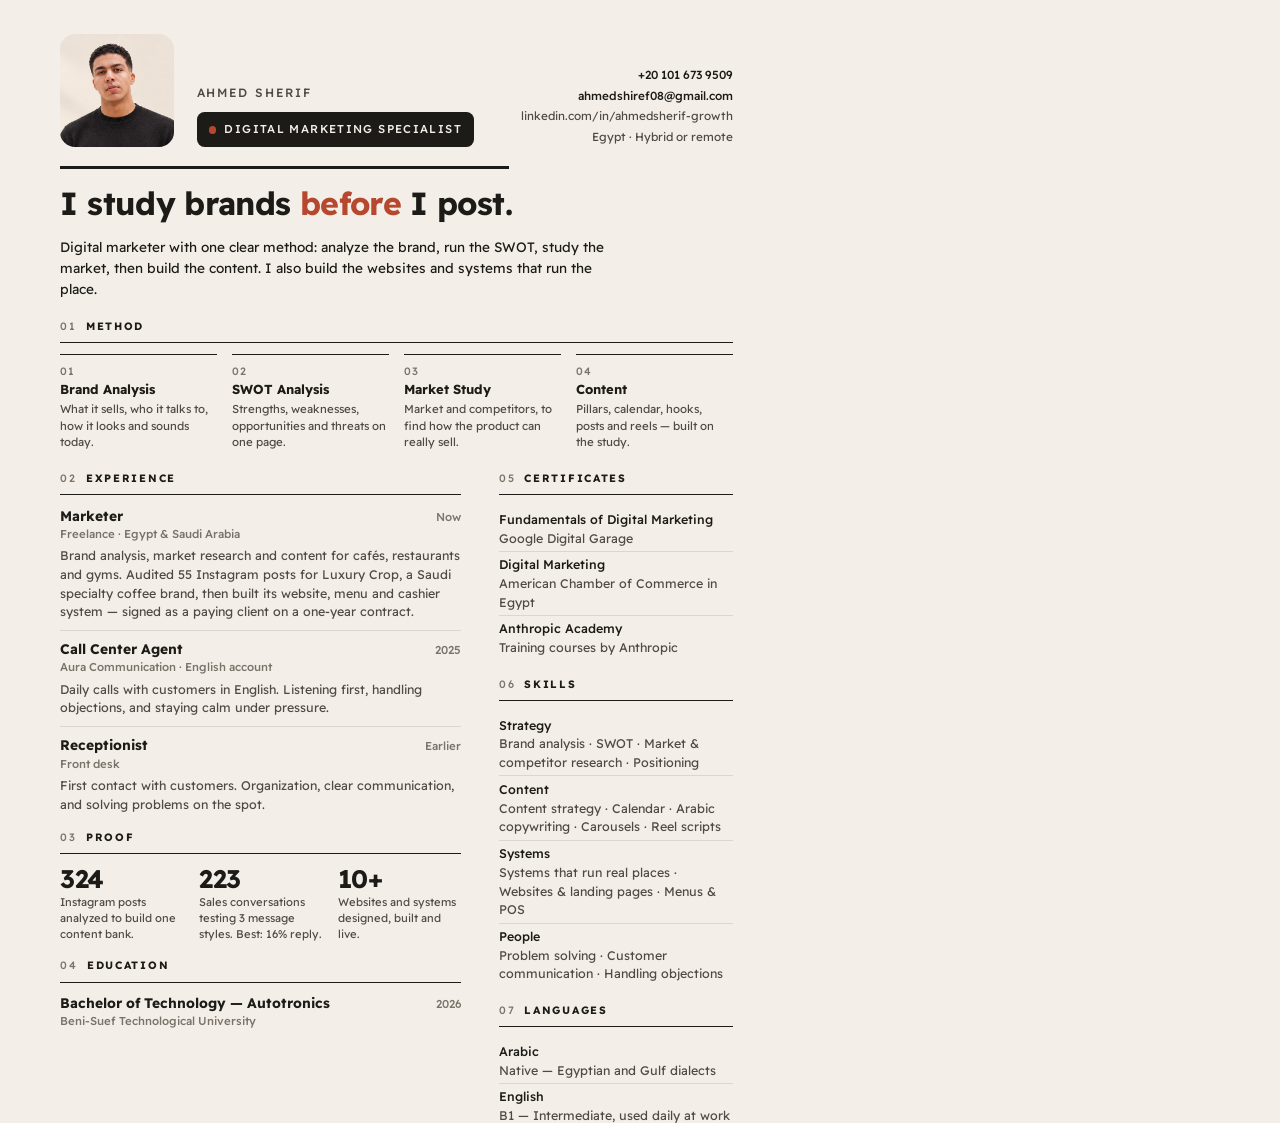
<file: cv.html>
<!doctype html>
<html lang="en">
<head>
<meta charset="utf-8">
<title>Ahmed Sherif — Digital Marketing Specialist — CV</title>
<link rel="stylesheet" href="assets/fonts/fonts.css">
<style>
@page{size:A4;margin:0}
*{box-sizing:border-box}
html,body{margin:0;padding:0}
body{font-family:'Readex Pro',Arial,sans-serif;color:#1D1B18;background:#F3EFE8;font-size:9.4pt;line-height:1.5;-webkit-print-color-adjust:exact;print-color-adjust:exact}
.page{width:210mm;height:297mm;padding:0 16mm 6mm;position:relative;overflow:hidden;background:#F3EFE8}
h1,h2,h3,p,ul{margin:0;padding:0}
ul{list-style:none}
a{color:inherit;text-decoration:none}

/* top block ends on the anchor line */
.top{height:44mm;display:flex;justify-content:space-between;align-items:flex-end;padding-bottom:5mm}
.name{font-size:9pt;font-weight:500;letter-spacing:.16em;text-transform:uppercase;color:#4F4A43}
.label{display:inline-flex;align-items:center;gap:2.2mm;background:#1D1B18;color:#F3EFE8;font-size:8.6pt;font-weight:500;letter-spacing:.12em;text-transform:uppercase;padding:2.4mm 3.2mm;border-radius:2mm;margin-top:2.6mm}
.dot{width:2mm;height:2mm;border-radius:50%;background:#B5482F;display:inline-block}
h1{font-size:24pt;line-height:1.08;font-weight:700;letter-spacing:-.02em;margin-top:4.5mm}
h1 em{font-style:normal;color:#B5482F}
.who{display:flex;gap:6mm;align-items:flex-end}
.who img{width:30mm;height:30mm;border-radius:4mm;object-fit:cover;display:block}
.contact{text-align:right;font-size:8.8pt;line-height:1.75;color:#4F4A43}
.contact b{color:#1D1B18;font-weight:500}
.anchor{height:.7mm;background:#1D1B18;width:66.666%}

.sum{margin-top:4mm;font-size:10.2pt;line-height:1.55;max-width:150mm;color:#1D1B18}
.grid{display:grid;grid-template-columns:1fr 62mm;column-gap:10mm;margin-top:5mm}
h2{font-size:8pt;font-weight:700;letter-spacing:.16em;text-transform:uppercase;display:flex;align-items:center;gap:2.4mm;padding-bottom:2.2mm;border-bottom:.35mm solid #1D1B18;margin-bottom:3mm}
h2 span{color:#7A736A;font-weight:500}
section{margin-bottom:4mm}
h3{font-size:10.4pt;font-weight:700;line-height:1.3}
.meta{font-size:8.6pt;color:#7A736A;font-weight:500}
.item{padding:0 0 2.4mm;margin-bottom:2.4mm;border-bottom:.2mm solid #DDD6CA}
.item:last-child{border-bottom:0;margin-bottom:0;padding-bottom:0}
.item p{color:#4F4A43;margin-top:.8mm}
.row{display:flex;justify-content:space-between;align-items:baseline;gap:4mm}
.steps{display:grid;grid-template-columns:repeat(4,1fr);column-gap:4mm}
.steps div{border-top:.35mm solid #1D1B18;padding-top:2mm}
.steps b{display:block;font-size:8pt;color:#7A736A;letter-spacing:.08em;font-weight:500}
.steps h3{font-size:9.8pt;margin-top:.6mm}
.steps p{color:#4F4A43;font-size:8.6pt;line-height:1.45;margin-top:.8mm}
.list li{padding:.9mm 0;border-bottom:.2mm solid #DDD6CA;color:#4F4A43}
.list li:last-child{border-bottom:0}
.list li b{color:#1D1B18;font-weight:500;display:block}
.nums{display:grid;grid-template-columns:repeat(3,1fr);column-gap:4mm}
.nums b{font-size:19pt;font-weight:700;letter-spacing:-.02em;line-height:1.1;display:block}
.nums p{font-size:8.4pt;color:#4F4A43;line-height:1.4;margin-top:.6mm}
</style>
</head>
<body>
<div class="page">
  <div class="top">
    <div class="who">
      <img src="assets/portrait-head.jpg" alt="">
      <div>
        <div class="name">Ahmed Sherif</div>
        <div class="label"><i class="dot"></i>Digital Marketing Specialist</div>
      </div>
    </div>
    <div class="contact">
      <b>+20 101 673 9509</b><br>
      <b>ahmedshiref08@gmail.com</b><br>
      linkedin.com/in/ahmedsherif-growth<br>
      Egypt · Hybrid or remote
    </div>
  </div>
  <div class="anchor"></div>

  <h1>I study brands <em>before</em> I post.</h1>
  <p class="sum">Digital marketer with one clear method: analyze the brand, run the SWOT, study the market, then build the content. I also build the websites and systems that run the place.</p>

  <section style="margin-top:5mm;margin-bottom:0">
    <h2><span>01</span> Method</h2>
    <div class="steps">
      <div><b>01</b><h3>Brand Analysis</h3><p>What it sells, who it talks to, how it looks and sounds today.</p></div>
      <div><b>02</b><h3>SWOT Analysis</h3><p>Strengths, weaknesses, opportunities and threats on one page.</p></div>
      <div><b>03</b><h3>Market Study</h3><p>Market and competitors, to find how the product can really sell.</p></div>
      <div><b>04</b><h3>Content</h3><p>Pillars, calendar, hooks, posts and reels — built on the study.</p></div>
    </div>
  </section>

  <div class="grid">
    <div>
      <section>
        <h2><span>02</span> Experience</h2>
        <div class="item">
          <div class="row"><h3>Marketer</h3><span class="meta">Now</span></div>
          <div class="meta">Freelance · Egypt &amp; Saudi Arabia</div>
          <p>Brand analysis, market research and content for cafés, restaurants and gyms. Audited 55 Instagram posts for Luxury Crop, a Saudi specialty coffee brand, then built its website, menu and cashier system — signed as a paying client on a one-year contract.</p>
        </div>
        <div class="item">
          <div class="row"><h3>Call Center Agent</h3><span class="meta">2025</span></div>
          <div class="meta">Aura Communication · English account</div>
          <p>Daily calls with customers in English. Listening first, handling objections, and staying calm under pressure.</p>
        </div>
        <div class="item">
          <div class="row"><h3>Receptionist</h3><span class="meta">Earlier</span></div>
          <div class="meta">Front desk</div>
          <p>First contact with customers. Organization, clear communication, and solving problems on the spot.</p>
        </div>
      </section>

      <section>
        <h2><span>03</span> Proof</h2>
        <div class="nums">
          <div><b>324</b><p>Instagram posts analyzed to build one content bank.</p></div>
          <div><b>223</b><p>Sales conversations testing 3 message styles. Best: 16% reply.</p></div>
          <div><b>10+</b><p>Websites and systems designed, built and live.</p></div>
        </div>
      </section>

      <section style="margin-bottom:0">
        <h2><span>04</span> Education</h2>
        <div class="row"><h3>Bachelor of Technology — Autotronics</h3><span class="meta">2026</span></div>
        <div class="meta">Beni-Suef Technological University</div>
      </section>
    </div>

    <div>
      <section>
        <h2><span>05</span> Certificates</h2>
        <ul class="list">
          <li><b>Fundamentals of Digital Marketing</b>Google Digital Garage</li>
          <li><b>Digital Marketing</b>American Chamber of Commerce in Egypt</li>
          <li><b>Anthropic Academy</b>Training courses by Anthropic</li>
        </ul>
      </section>
      <section>
        <h2><span>06</span> Skills</h2>
        <ul class="list">
          <li><b>Strategy</b>Brand analysis · SWOT · Market &amp; competitor research · Positioning</li>
          <li><b>Content</b>Content strategy · Calendar · Arabic copywriting · Carousels · Reel scripts</li>
          <li><b>Systems</b>Systems that run real places · Websites &amp; landing pages · Menus &amp; POS</li>
          <li><b>People</b>Problem solving · Customer communication · Handling objections</li>
        </ul>
      </section>
      <section style="margin-bottom:0">
        <h2><span>07</span> Languages</h2>
        <ul class="list">
          <li><b>Arabic</b>Native — Egyptian and Gulf dialects</li>
          <li><b>English</b>B1 — Intermediate, used daily at work</li>
        </ul>
      </section>
    </div>
  </div>
</div>
</body>
</html>
</file>
<file: assets/fonts/fonts.css>
@font-face {
  font-family: 'Alexandria';
  font-style: normal;
  font-weight: 400;
  font-display: swap;
  src: url(alexandria-arabic-0.woff2) format('woff2');
  unicode-range: U+0600-06FF, U+0750-077F, U+0870-0891, U+0897-08E1, U+08E3-08FF, U+200C-200E, U+2010-2011, U+204F, U+2E41, U+FB50-FDFF, U+FE70-FE74, U+FE76-FEFC, U+102E0-102FB, U+10E60-10E7E, U+10EC2-10EC7, U+10EC9-10EEE, U+10EF0-10EFF, U+1EE00-1EE03, U+1EE05-1EE1F, U+1EE21-1EE22, U+1EE24, U+1EE27, U+1EE29-1EE32, U+1EE34-1EE37, U+1EE39, U+1EE3B, U+1EE42, U+1EE47, U+1EE49, U+1EE4B, U+1EE4D-1EE4F, U+1EE51-1EE52, U+1EE54, U+1EE57, U+1EE59, U+1EE5B, U+1EE5D, U+1EE5F, U+1EE61-1EE62, U+1EE64, U+1EE67-1EE6A, U+1EE6C-1EE72, U+1EE74-1EE77, U+1EE79-1EE7C, U+1EE7E, U+1EE80-1EE89, U+1EE8B-1EE9B, U+1EEA1-1EEA3, U+1EEA5-1EEA9, U+1EEAB-1EEBB, U+1EEF0-1EEF1;
}
@font-face {
  font-family: 'Alexandria';
  font-style: normal;
  font-weight: 400;
  font-display: swap;
  src: url(alexandria-latin-1.woff2) format('woff2');
  unicode-range: U+0000-00FF, U+0131, U+0152-0153, U+02BB-02BC, U+02C6, U+02DA, U+02DC, U+0304, U+0308, U+0329, U+2000-206F, U+20AC, U+2122, U+2191, U+2193, U+2212, U+2215, U+FEFF, U+FFFD;
}
@font-face {
  font-family: 'Alexandria';
  font-style: normal;
  font-weight: 500;
  font-display: swap;
  src: url(alexandria-arabic-0.woff2) format('woff2');
  unicode-range: U+0600-06FF, U+0750-077F, U+0870-0891, U+0897-08E1, U+08E3-08FF, U+200C-200E, U+2010-2011, U+204F, U+2E41, U+FB50-FDFF, U+FE70-FE74, U+FE76-FEFC, U+102E0-102FB, U+10E60-10E7E, U+10EC2-10EC7, U+10EC9-10EEE, U+10EF0-10EFF, U+1EE00-1EE03, U+1EE05-1EE1F, U+1EE21-1EE22, U+1EE24, U+1EE27, U+1EE29-1EE32, U+1EE34-1EE37, U+1EE39, U+1EE3B, U+1EE42, U+1EE47, U+1EE49, U+1EE4B, U+1EE4D-1EE4F, U+1EE51-1EE52, U+1EE54, U+1EE57, U+1EE59, U+1EE5B, U+1EE5D, U+1EE5F, U+1EE61-1EE62, U+1EE64, U+1EE67-1EE6A, U+1EE6C-1EE72, U+1EE74-1EE77, U+1EE79-1EE7C, U+1EE7E, U+1EE80-1EE89, U+1EE8B-1EE9B, U+1EEA1-1EEA3, U+1EEA5-1EEA9, U+1EEAB-1EEBB, U+1EEF0-1EEF1;
}
@font-face {
  font-family: 'Alexandria';
  font-style: normal;
  font-weight: 500;
  font-display: swap;
  src: url(alexandria-latin-1.woff2) format('woff2');
  unicode-range: U+0000-00FF, U+0131, U+0152-0153, U+02BB-02BC, U+02C6, U+02DA, U+02DC, U+0304, U+0308, U+0329, U+2000-206F, U+20AC, U+2122, U+2191, U+2193, U+2212, U+2215, U+FEFF, U+FFFD;
}
@font-face {
  font-family: 'Alexandria';
  font-style: normal;
  font-weight: 700;
  font-display: swap;
  src: url(alexandria-arabic-0.woff2) format('woff2');
  unicode-range: U+0600-06FF, U+0750-077F, U+0870-0891, U+0897-08E1, U+08E3-08FF, U+200C-200E, U+2010-2011, U+204F, U+2E41, U+FB50-FDFF, U+FE70-FE74, U+FE76-FEFC, U+102E0-102FB, U+10E60-10E7E, U+10EC2-10EC7, U+10EC9-10EEE, U+10EF0-10EFF, U+1EE00-1EE03, U+1EE05-1EE1F, U+1EE21-1EE22, U+1EE24, U+1EE27, U+1EE29-1EE32, U+1EE34-1EE37, U+1EE39, U+1EE3B, U+1EE42, U+1EE47, U+1EE49, U+1EE4B, U+1EE4D-1EE4F, U+1EE51-1EE52, U+1EE54, U+1EE57, U+1EE59, U+1EE5B, U+1EE5D, U+1EE5F, U+1EE61-1EE62, U+1EE64, U+1EE67-1EE6A, U+1EE6C-1EE72, U+1EE74-1EE77, U+1EE79-1EE7C, U+1EE7E, U+1EE80-1EE89, U+1EE8B-1EE9B, U+1EEA1-1EEA3, U+1EEA5-1EEA9, U+1EEAB-1EEBB, U+1EEF0-1EEF1;
}
@font-face {
  font-family: 'Alexandria';
  font-style: normal;
  font-weight: 700;
  font-display: swap;
  src: url(alexandria-latin-1.woff2) format('woff2');
  unicode-range: U+0000-00FF, U+0131, U+0152-0153, U+02BB-02BC, U+02C6, U+02DA, U+02DC, U+0304, U+0308, U+0329, U+2000-206F, U+20AC, U+2122, U+2191, U+2193, U+2212, U+2215, U+FEFF, U+FFFD;
}
@font-face {
  font-family: 'Alexandria';
  font-style: normal;
  font-weight: 800;
  font-display: swap;
  src: url(alexandria-arabic-0.woff2) format('woff2');
  unicode-range: U+0600-06FF, U+0750-077F, U+0870-0891, U+0897-08E1, U+08E3-08FF, U+200C-200E, U+2010-2011, U+204F, U+2E41, U+FB50-FDFF, U+FE70-FE74, U+FE76-FEFC, U+102E0-102FB, U+10E60-10E7E, U+10EC2-10EC7, U+10EC9-10EEE, U+10EF0-10EFF, U+1EE00-1EE03, U+1EE05-1EE1F, U+1EE21-1EE22, U+1EE24, U+1EE27, U+1EE29-1EE32, U+1EE34-1EE37, U+1EE39, U+1EE3B, U+1EE42, U+1EE47, U+1EE49, U+1EE4B, U+1EE4D-1EE4F, U+1EE51-1EE52, U+1EE54, U+1EE57, U+1EE59, U+1EE5B, U+1EE5D, U+1EE5F, U+1EE61-1EE62, U+1EE64, U+1EE67-1EE6A, U+1EE6C-1EE72, U+1EE74-1EE77, U+1EE79-1EE7C, U+1EE7E, U+1EE80-1EE89, U+1EE8B-1EE9B, U+1EEA1-1EEA3, U+1EEA5-1EEA9, U+1EEAB-1EEBB, U+1EEF0-1EEF1;
}
@font-face {
  font-family: 'Alexandria';
  font-style: normal;
  font-weight: 800;
  font-display: swap;
  src: url(alexandria-latin-1.woff2) format('woff2');
  unicode-range: U+0000-00FF, U+0131, U+0152-0153, U+02BB-02BC, U+02C6, U+02DA, U+02DC, U+0304, U+0308, U+0329, U+2000-206F, U+20AC, U+2122, U+2191, U+2193, U+2212, U+2215, U+FEFF, U+FFFD;
}
@font-face {
  font-family: 'Readex Pro';
  font-style: normal;
  font-weight: 400;
  font-display: swap;
  src: url(readexpro-arabic-2.woff2) format('woff2');
  unicode-range: U+0600-06FF, U+0750-077F, U+0870-0891, U+0897-08E1, U+08E3-08FF, U+200C-200E, U+2010-2011, U+204F, U+2E41, U+FB50-FDFF, U+FE70-FE74, U+FE76-FEFC, U+102E0-102FB, U+10E60-10E7E, U+10EC2-10EC7, U+10EC9-10EEE, U+10EF0-10EFF, U+1EE00-1EE03, U+1EE05-1EE1F, U+1EE21-1EE22, U+1EE24, U+1EE27, U+1EE29-1EE32, U+1EE34-1EE37, U+1EE39, U+1EE3B, U+1EE42, U+1EE47, U+1EE49, U+1EE4B, U+1EE4D-1EE4F, U+1EE51-1EE52, U+1EE54, U+1EE57, U+1EE59, U+1EE5B, U+1EE5D, U+1EE5F, U+1EE61-1EE62, U+1EE64, U+1EE67-1EE6A, U+1EE6C-1EE72, U+1EE74-1EE77, U+1EE79-1EE7C, U+1EE7E, U+1EE80-1EE89, U+1EE8B-1EE9B, U+1EEA1-1EEA3, U+1EEA5-1EEA9, U+1EEAB-1EEBB, U+1EEF0-1EEF1;
}
@font-face {
  font-family: 'Readex Pro';
  font-style: normal;
  font-weight: 400;
  font-display: swap;
  src: url(readexpro-latin-3.woff2) format('woff2');
  unicode-range: U+0000-00FF, U+0131, U+0152-0153, U+02BB-02BC, U+02C6, U+02DA, U+02DC, U+0304, U+0308, U+0329, U+2000-206F, U+20AC, U+2122, U+2191, U+2193, U+2212, U+2215, U+FEFF, U+FFFD;
}
@font-face {
  font-family: 'Readex Pro';
  font-style: normal;
  font-weight: 500;
  font-display: swap;
  src: url(readexpro-arabic-2.woff2) format('woff2');
  unicode-range: U+0600-06FF, U+0750-077F, U+0870-0891, U+0897-08E1, U+08E3-08FF, U+200C-200E, U+2010-2011, U+204F, U+2E41, U+FB50-FDFF, U+FE70-FE74, U+FE76-FEFC, U+102E0-102FB, U+10E60-10E7E, U+10EC2-10EC7, U+10EC9-10EEE, U+10EF0-10EFF, U+1EE00-1EE03, U+1EE05-1EE1F, U+1EE21-1EE22, U+1EE24, U+1EE27, U+1EE29-1EE32, U+1EE34-1EE37, U+1EE39, U+1EE3B, U+1EE42, U+1EE47, U+1EE49, U+1EE4B, U+1EE4D-1EE4F, U+1EE51-1EE52, U+1EE54, U+1EE57, U+1EE59, U+1EE5B, U+1EE5D, U+1EE5F, U+1EE61-1EE62, U+1EE64, U+1EE67-1EE6A, U+1EE6C-1EE72, U+1EE74-1EE77, U+1EE79-1EE7C, U+1EE7E, U+1EE80-1EE89, U+1EE8B-1EE9B, U+1EEA1-1EEA3, U+1EEA5-1EEA9, U+1EEAB-1EEBB, U+1EEF0-1EEF1;
}
@font-face {
  font-family: 'Readex Pro';
  font-style: normal;
  font-weight: 500;
  font-display: swap;
  src: url(readexpro-latin-3.woff2) format('woff2');
  unicode-range: U+0000-00FF, U+0131, U+0152-0153, U+02BB-02BC, U+02C6, U+02DA, U+02DC, U+0304, U+0308, U+0329, U+2000-206F, U+20AC, U+2122, U+2191, U+2193, U+2212, U+2215, U+FEFF, U+FFFD;
}
@font-face {
  font-family: 'Readex Pro';
  font-style: normal;
  font-weight: 600;
  font-display: swap;
  src: url(readexpro-arabic-2.woff2) format('woff2');
  unicode-range: U+0600-06FF, U+0750-077F, U+0870-0891, U+0897-08E1, U+08E3-08FF, U+200C-200E, U+2010-2011, U+204F, U+2E41, U+FB50-FDFF, U+FE70-FE74, U+FE76-FEFC, U+102E0-102FB, U+10E60-10E7E, U+10EC2-10EC7, U+10EC9-10EEE, U+10EF0-10EFF, U+1EE00-1EE03, U+1EE05-1EE1F, U+1EE21-1EE22, U+1EE24, U+1EE27, U+1EE29-1EE32, U+1EE34-1EE37, U+1EE39, U+1EE3B, U+1EE42, U+1EE47, U+1EE49, U+1EE4B, U+1EE4D-1EE4F, U+1EE51-1EE52, U+1EE54, U+1EE57, U+1EE59, U+1EE5B, U+1EE5D, U+1EE5F, U+1EE61-1EE62, U+1EE64, U+1EE67-1EE6A, U+1EE6C-1EE72, U+1EE74-1EE77, U+1EE79-1EE7C, U+1EE7E, U+1EE80-1EE89, U+1EE8B-1EE9B, U+1EEA1-1EEA3, U+1EEA5-1EEA9, U+1EEAB-1EEBB, U+1EEF0-1EEF1;
}
@font-face {
  font-family: 'Readex Pro';
  font-style: normal;
  font-weight: 600;
  font-display: swap;
  src: url(readexpro-latin-3.woff2) format('woff2');
  unicode-range: U+0000-00FF, U+0131, U+0152-0153, U+02BB-02BC, U+02C6, U+02DA, U+02DC, U+0304, U+0308, U+0329, U+2000-206F, U+20AC, U+2122, U+2191, U+2193, U+2212, U+2215, U+FEFF, U+FFFD;
}
@font-face {
  font-family: 'Readex Pro';
  font-style: normal;
  font-weight: 700;
  font-display: swap;
  src: url(readexpro-arabic-2.woff2) format('woff2');
  unicode-range: U+0600-06FF, U+0750-077F, U+0870-0891, U+0897-08E1, U+08E3-08FF, U+200C-200E, U+2010-2011, U+204F, U+2E41, U+FB50-FDFF, U+FE70-FE74, U+FE76-FEFC, U+102E0-102FB, U+10E60-10E7E, U+10EC2-10EC7, U+10EC9-10EEE, U+10EF0-10EFF, U+1EE00-1EE03, U+1EE05-1EE1F, U+1EE21-1EE22, U+1EE24, U+1EE27, U+1EE29-1EE32, U+1EE34-1EE37, U+1EE39, U+1EE3B, U+1EE42, U+1EE47, U+1EE49, U+1EE4B, U+1EE4D-1EE4F, U+1EE51-1EE52, U+1EE54, U+1EE57, U+1EE59, U+1EE5B, U+1EE5D, U+1EE5F, U+1EE61-1EE62, U+1EE64, U+1EE67-1EE6A, U+1EE6C-1EE72, U+1EE74-1EE77, U+1EE79-1EE7C, U+1EE7E, U+1EE80-1EE89, U+1EE8B-1EE9B, U+1EEA1-1EEA3, U+1EEA5-1EEA9, U+1EEAB-1EEBB, U+1EEF0-1EEF1;
}
@font-face {
  font-family: 'Readex Pro';
  font-style: normal;
  font-weight: 700;
  font-display: swap;
  src: url(readexpro-latin-3.woff2) format('woff2');
  unicode-range: U+0000-00FF, U+0131, U+0152-0153, U+02BB-02BC, U+02C6, U+02DA, U+02DC, U+0304, U+0308, U+0329, U+2000-206F, U+20AC, U+2122, U+2191, U+2193, U+2212, U+2215, U+FEFF, U+FFFD;
}
</file>
